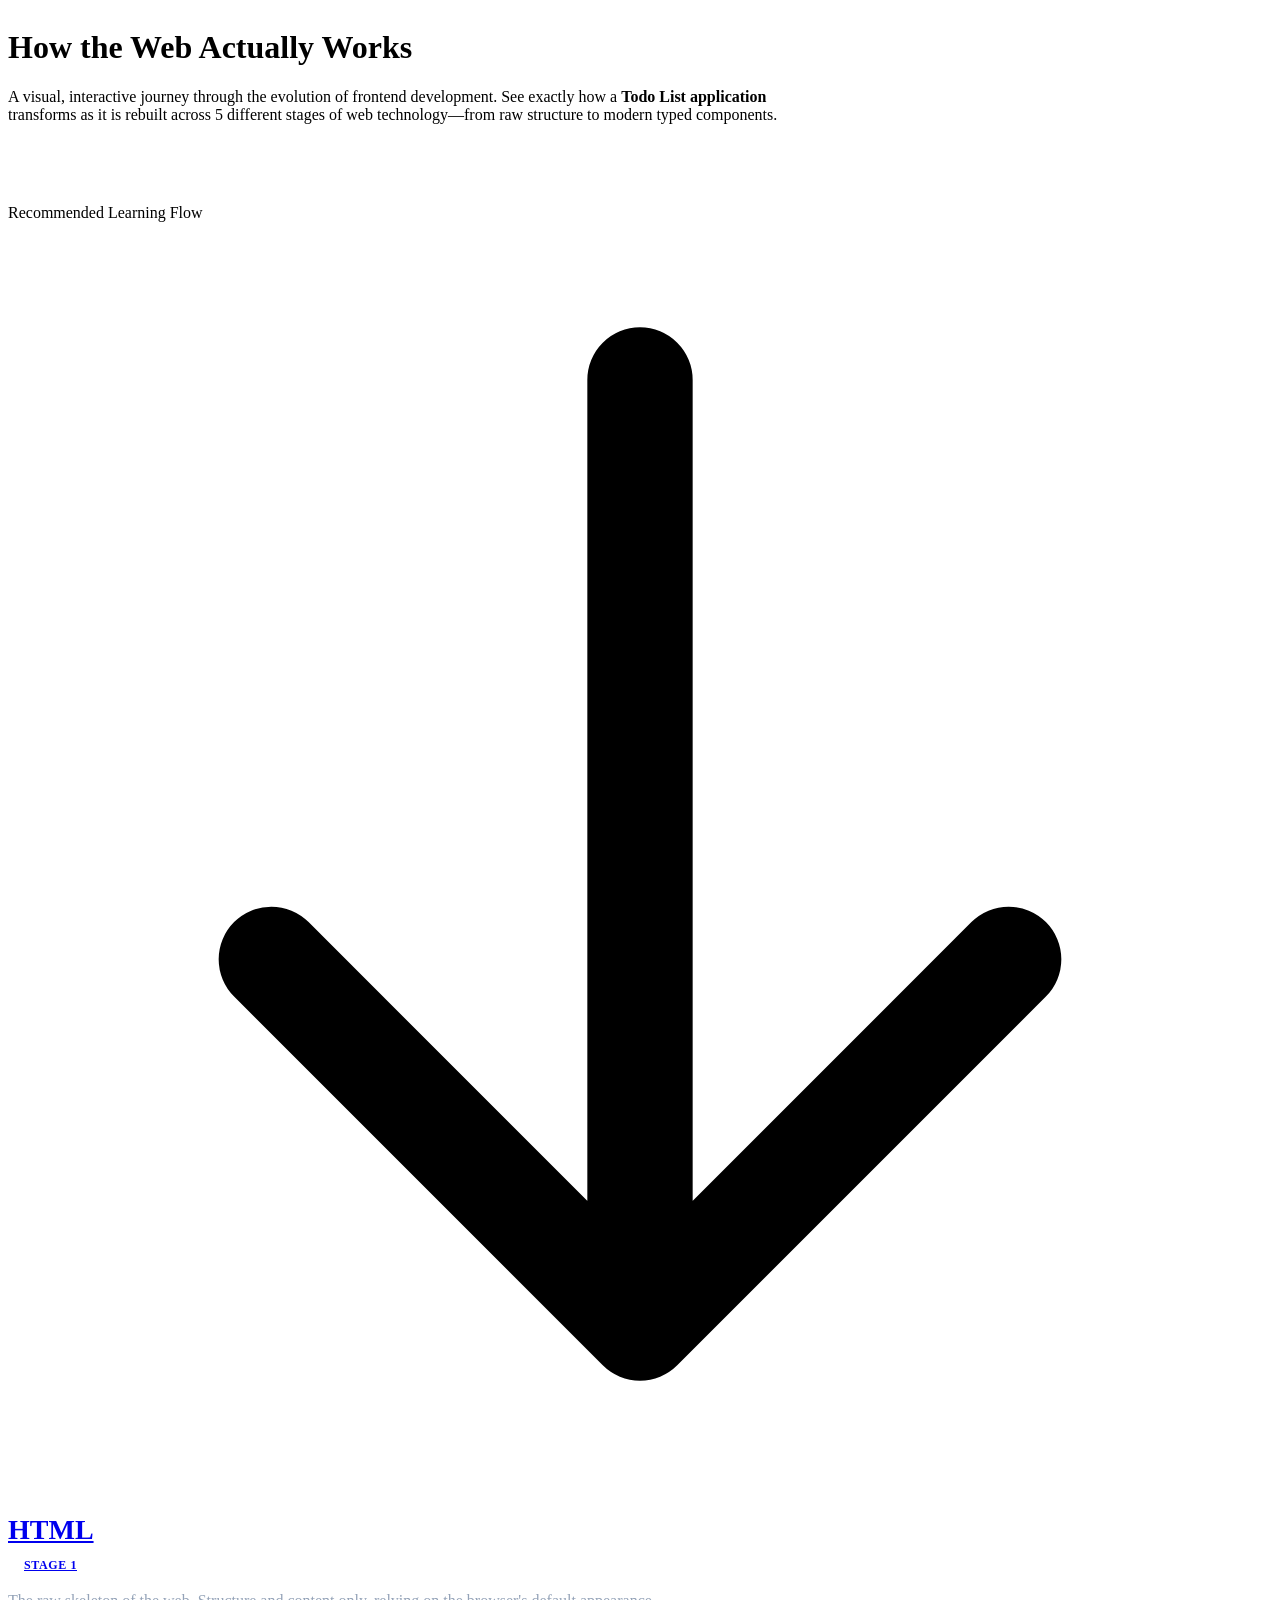
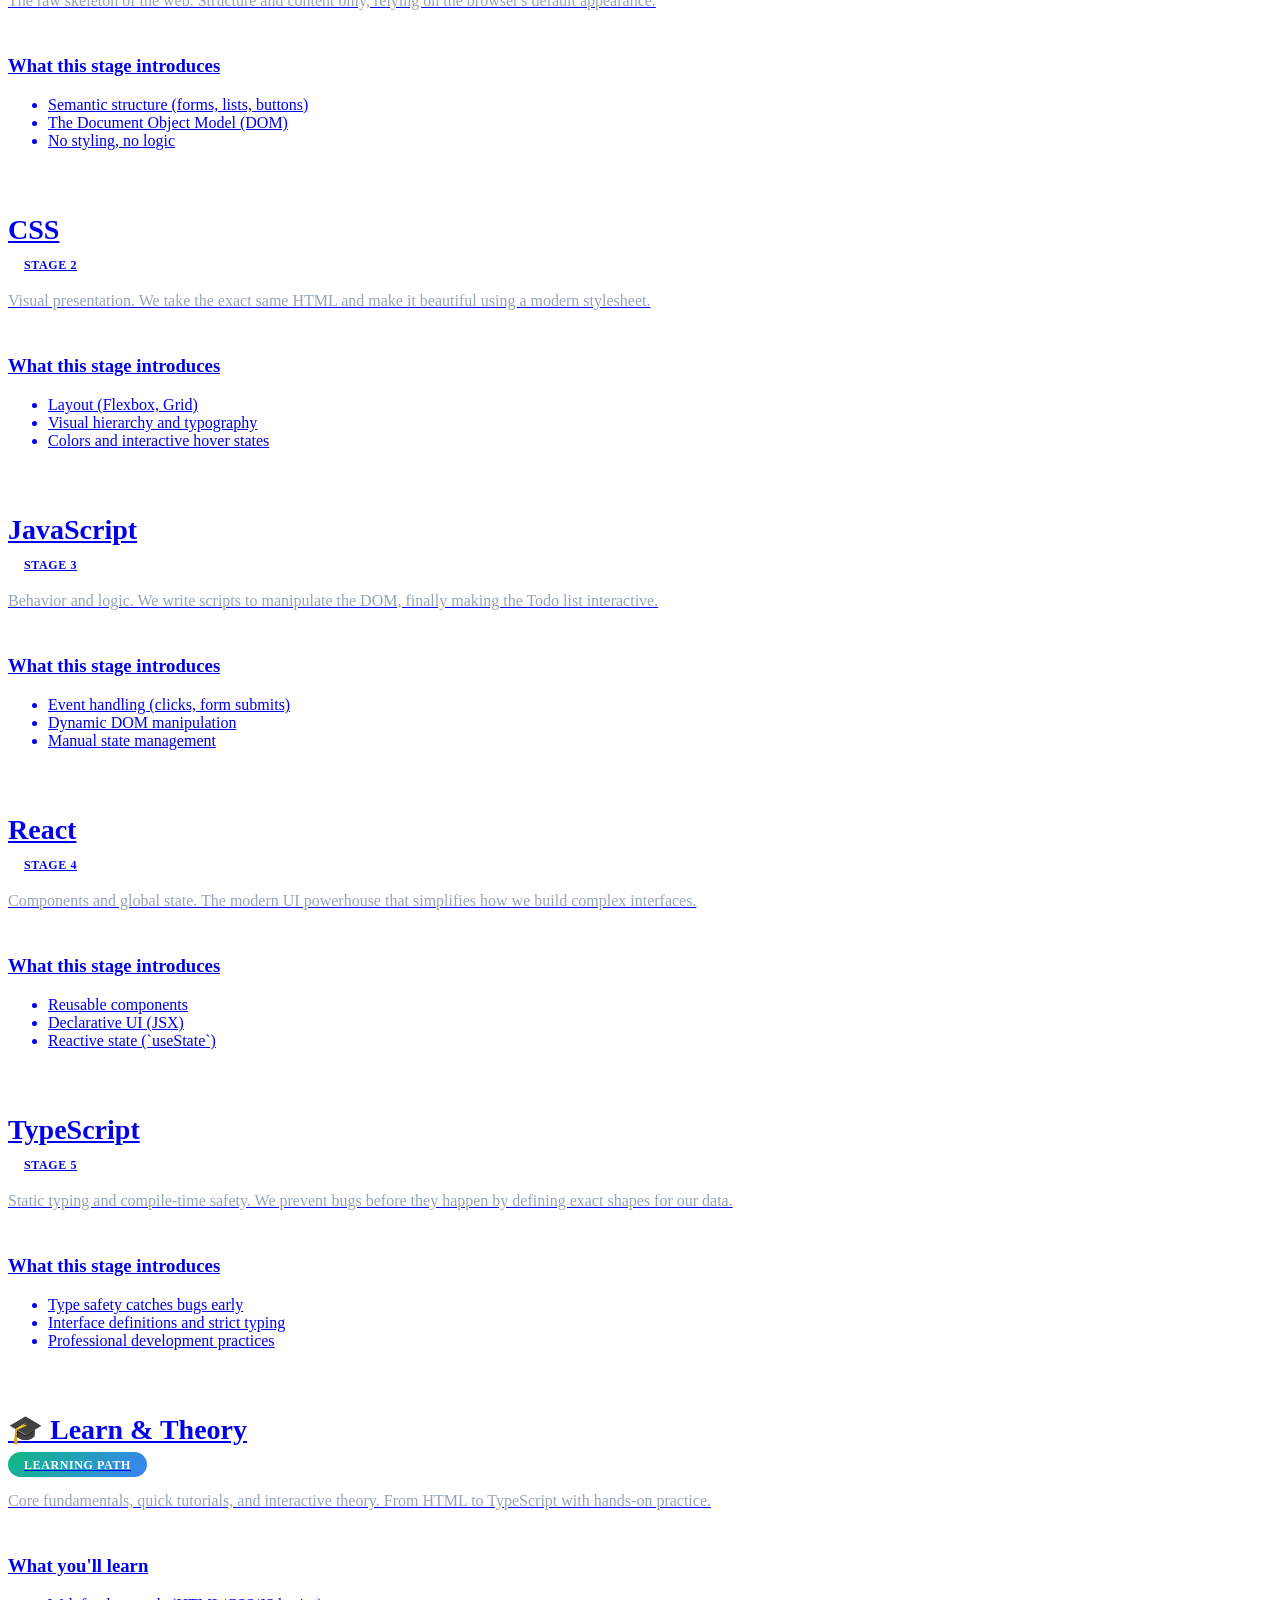
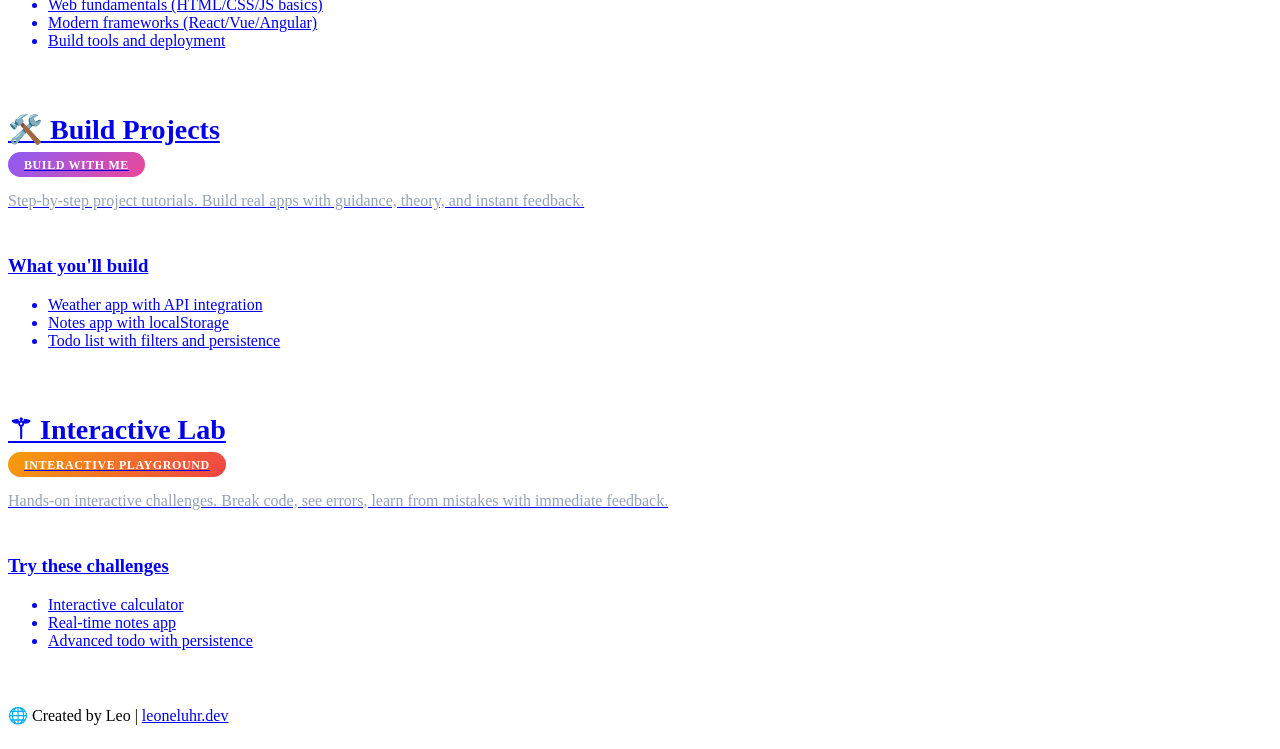
<file: index.html>
<!DOCTYPE html>
<html lang="en">
<head>
  <meta charset="UTF-8">
  <meta name="viewport" content="width=device-width, initial-scale=1.0">
  <title>How the Web Actually Works</title>
  <link href="https://fonts.googleapis.com/css2?family=Inter:wght@400;600;700;800&display=swap" rel="stylesheet">
  <link href="css/main.css" rel="stylesheet">
</head>
<body>

  <div class="hero-section">
    <h1>How the Web Actually Works</h1>
    
    <div class="concept-box">
      <p>A visual, interactive journey through the evolution of frontend development. See exactly how a <strong>Todo List application</strong> transforms as it is rebuilt across 5 different stages of web technology—from raw structure to modern typed components.</p>
    </div>
  </div>

  <div class="flow-indicator">
    <span>Recommended Learning Flow</span>
    <svg fill="none" stroke="currentColor" viewBox="0 0 24 24"><path stroke-linecap="round" stroke-linejoin="round" stroke-width="2" d="M19 14l-7 7m0 0l-7-7m7 7V3"></path></svg>
  </div>

  <div class="nav-grid">
    <!-- Stage 1 -->
    <a href="html/" class="nav-card html">
      <div class="card-header">
        <h2>HTML</h2>
        <span class="badge">Stage 1</span>
      </div>
      <p class="desc">The raw skeleton of the web. Structure and content only, relying on the browser's default appearance.</p>
      <div class="whats-new">
        <h3>What this stage introduces</h3>
        <ul>
          <li>Semantic structure (forms, lists, buttons)</li>
          <li>The Document Object Model (DOM)</li>
          <li>No styling, no logic</li>
        </ul>
      </div>
    </a>

    <!-- Stage 2 -->
    <a href="css/" class="nav-card css">
      <div class="card-header">
        <h2>CSS</h2>
        <span class="badge">Stage 2</span>
      </div>
      <p class="desc">Visual presentation. We take the exact same HTML and make it beautiful using a modern stylesheet.</p>
      <div class="whats-new">
        <h3>What this stage introduces</h3>
        <ul>
          <li>Layout (Flexbox, Grid)</li>
          <li>Visual hierarchy and typography</li>
          <li>Colors and interactive hover states</li>
        </ul>
      </div>
    </a>

    <!-- Stage 3 -->
    <a href="js/" class="nav-card js">
      <div class="card-header">
        <h2>JavaScript</h2>
        <span class="badge">Stage 3</span>
      </div>
      <p class="desc">Behavior and logic. We write scripts to manipulate the DOM, finally making the Todo list interactive.</p>
      <div class="whats-new">
        <h3>What this stage introduces</h3>
        <ul>
          <li>Event handling (clicks, form submits)</li>
          <li>Dynamic DOM manipulation</li>
          <li>Manual state management</li>
        </ul>
      </div>
    </a>

    <!-- Stage 4 -->
    <a href="react/" class="nav-card react">
      <div class="card-header">
        <h2>React</h2>
        <span class="badge">Stage 4</span>
      </div>
      <p class="desc">Components and global state. The modern UI powerhouse that simplifies how we build complex interfaces.</p>
      <div class="whats-new">
        <h3>What this stage introduces</h3>
        <ul>
          <li>Reusable components</li>
          <li>Declarative UI (JSX)</li>
          <li>Reactive state (`useState`)</li>
        </ul>
      </div>
    </a>

    <!-- Stage 5 -->
    <a href="typescript/" class="nav-card ts">
      <div class="card-header">
        <h2>TypeScript</h2>
        <span class="badge">Stage 5</span>
      </div>
      <p class="desc">Static typing and compile-time safety. We prevent bugs before they happen by defining exact shapes for our data.</p>
      <div class="whats-new">
        <h3>What this stage introduces</h3>
        <ul>
          <li>Type safety catches bugs early</li>
          <li>Interface definitions and strict typing</li>
          <li>Professional development practices</li>
        </ul>
      </div>
    </a>

    <!-- Learning Path -->
    <a href="learn/" class="nav-card learn-new">
      <div class="card-header">
        <h2>🎓 Learn & Theory</h2>
        <span class="badge">Learning Path</span>
      </div>
      <p class="desc">Core fundamentals, quick tutorials, and interactive theory. From HTML to TypeScript with hands-on practice.</p>
      <div class="whats-new">
        <h3>What you'll learn</h3>
        <ul>
          <li>Web fundamentals (HTML/CSS/JS basics)</li>
          <li>Modern frameworks (React/Vue/Angular)</li>
          <li>Build tools and deployment</li>
        </ul>
      </div>
    </a>

    <!-- Build Projects -->
    <a href="projects/" class="nav-card projects-new">
      <div class="card-header">
        <h2>🛠️ Build Projects</h2>
        <span class="badge">Build With Me</span>
      </div>
      <p class="desc">Step-by-step project tutorials. Build real apps with guidance, theory, and instant feedback.</p>
      <div class="whats-new">
        <h3>What you'll build</h3>
        <ul>
          <li>Weather app with API integration</li>
          <li>Notes app with localStorage</li>
          <li>Todo list with filters and persistence</li>
        </ul>
      </div>
    </a>

    <!-- Interactive Lab -->
    <a href="lab/" class="nav-card lab-new">
      <div class="card-header">
        <h2>⚚ Interactive Lab</h2>
        <span class="badge">Interactive Playground</span>
      </div>
      <p class="desc">Hands-on interactive challenges. Break code, see errors, learn from mistakes with immediate feedback.</p>
      <div class="whats-new">
        <h3>Try these challenges</h3>
        <ul>
          <li>Interactive calculator</li>
          <li>Real-time notes app</li>
          <li>Advanced todo with persistence</li>
        </ul>
      </div>
    </a>

  </div>

  <footer class="footer">
    <p>🌐 Created by Leo | <a href="https://leoneluhr.dev" target="_blank" rel="nofollow noopener">leoneluhr.dev</a></p>
  </footer>

</body>
</html>
</file>
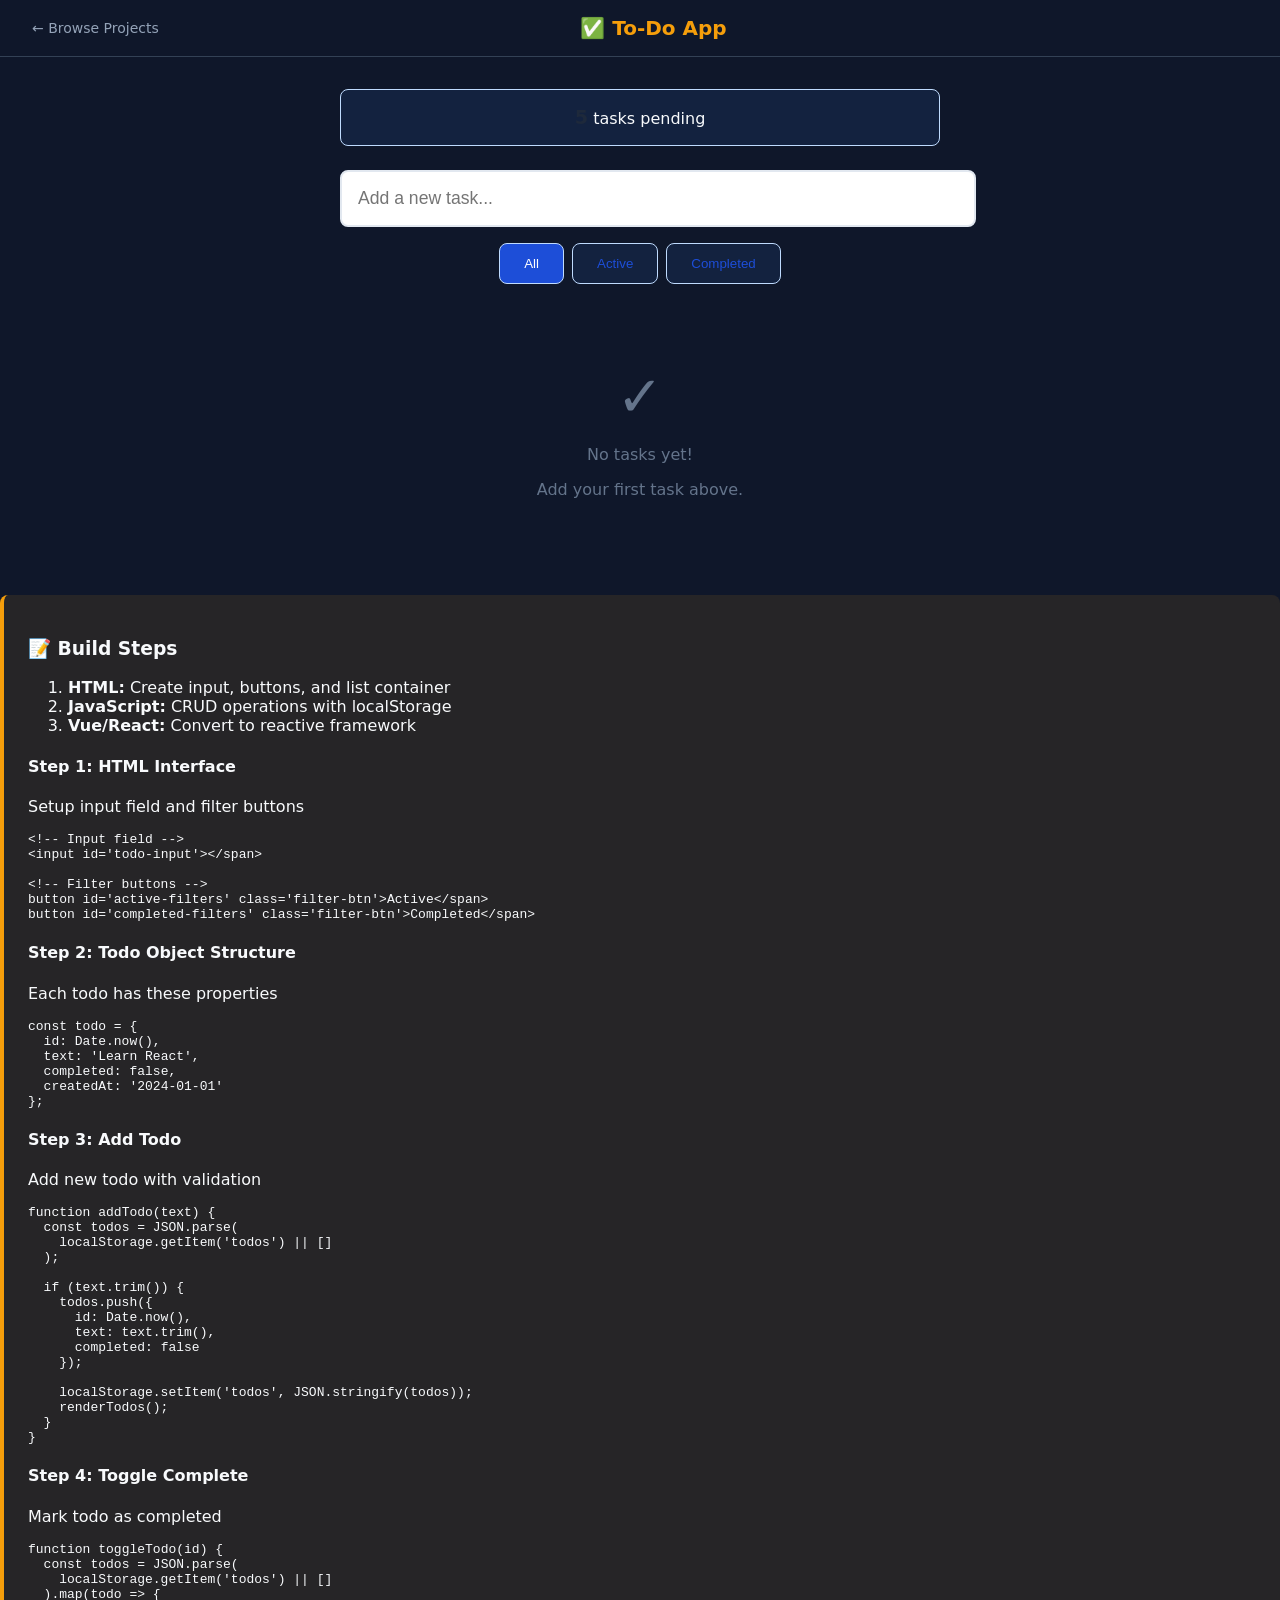
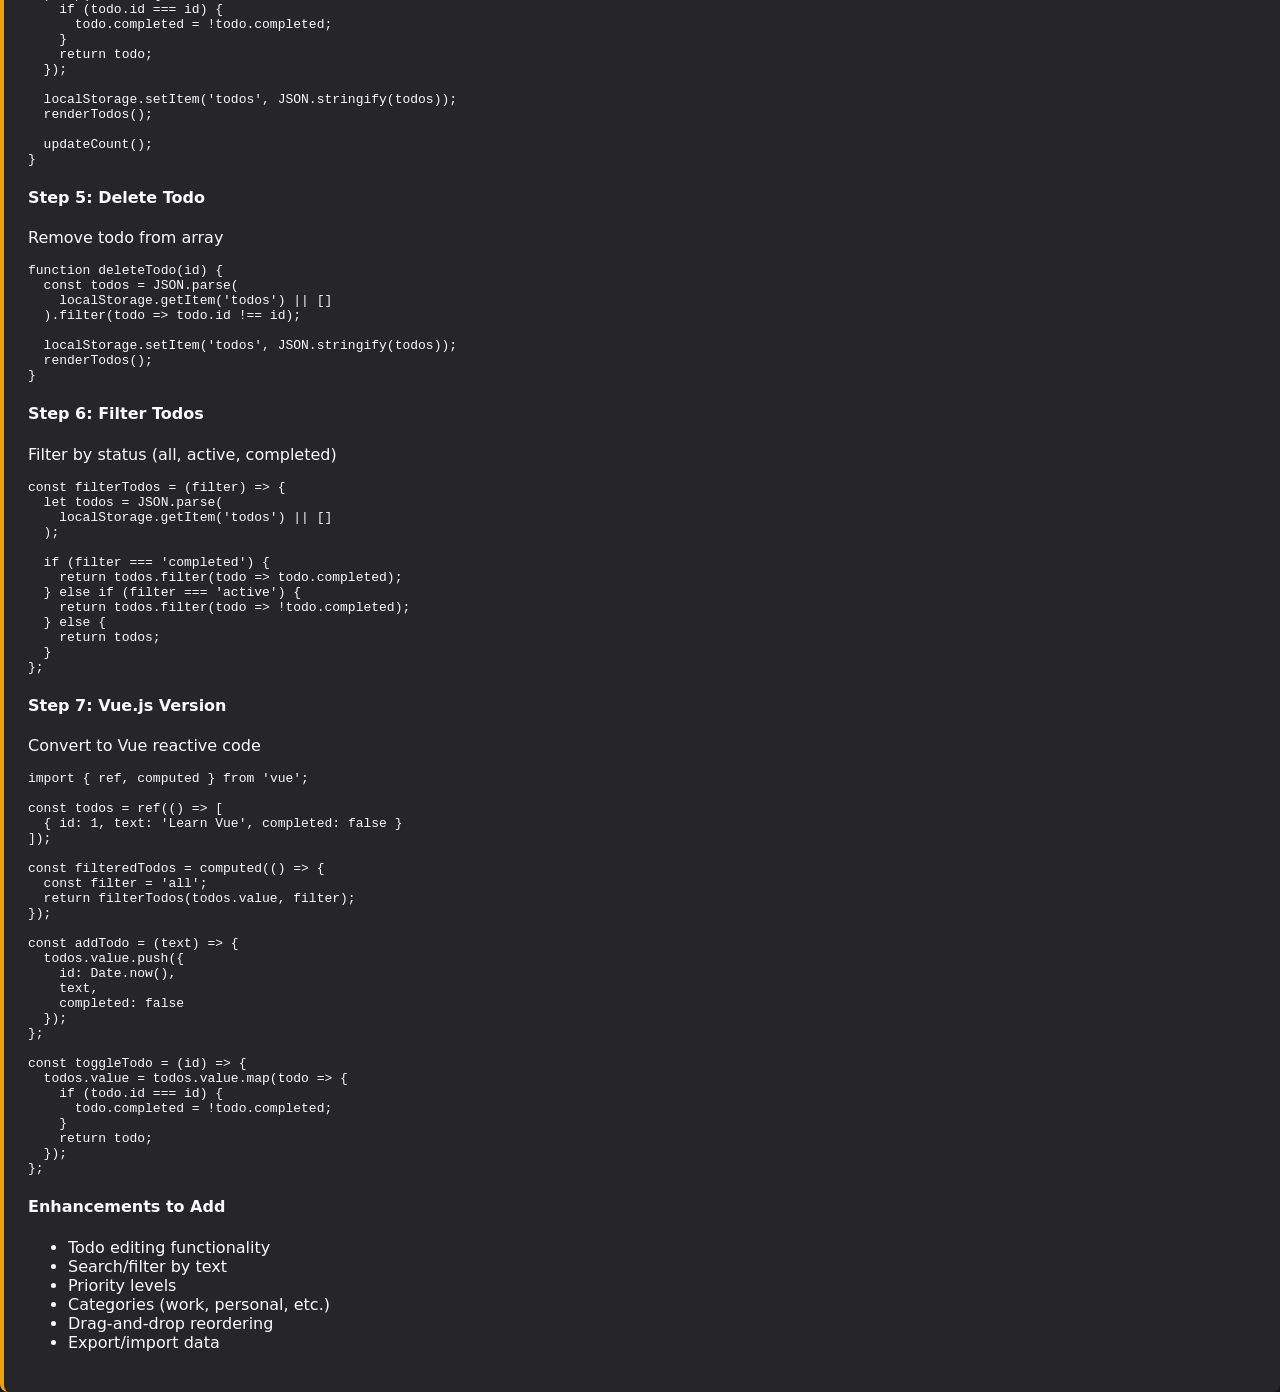
<file: advanced_todos/index.html>
<!DOCTYPE html>
<html lang="en">
<head>
  <meta charset="UTF-8">
  <meta name="viewport" content="width=device-width, initial-scale=1.0">
  <title>Advanced To-Do App</title>
  <link rel="stylesheet" href="../xray.css">
  <style>
    .todo-app {
      max-width: 600px;
      margin: 2rem auto;
    }
    
    .todo-header {
      text-align: center;
      margin-bottom: 2rem;
    }
    
    .todo-input {
      width: 100%;
      padding: 1rem;
      font-size: 1.1rem;
      border: 2px solid #e2e8f0;
      border-radius: 0.5rem;
      margin-bottom: 1rem;
    }
    
    .todo-filters {
      display: flex;
      justify-content: center;
      gap: 0.5rem;
      margin-bottom: 1.5rem;
    }
    
    .todo-filter-btn {
      padding: 0.75rem 1.5rem;
      background: rgba(59,130,246,0.1);
      border: 1px solid #bfdbfe;
      color: #1d4ed8;
      border-radius: 0.5rem;
      cursor: pointer;
      transition: all 0.2s ease;
    }
    
    .todo-filter-btn.active {
      background: #1d4ed8;
      color: white;
    }
    
    .todo-list {
      display: flex;
      flex-direction: column;
      gap: 0.75rem;
    }
    
    .todo-item {
      display: flex;
      align-items: center;
      padding: 1rem;
      background: linear-gradient(145deg, #e0e7ff, #e0f2fe);
      border: 2px solid #dbeafe;
      border-radius: 0.75rem;
      gap: 1rem;
      transition: transform 0.2s ease, box-shadow 0.2s ease;
    }
    
    .todo-item:hover {
      transform: translateX(5px);
      box-shadow: 0 4px 15px rgba(59,130,246,0.15);
    }
    
    .todo-checkbox {
      width: 22px;
      height: 22px;
      cursor: pointer;
      accent-color: #10b981;
    }
    
    .todo-text {
      flex: 1;
      transition: all 0.2s ease;
    }
    
    .todo-text.completed {
      text-decoration: line-through;
      color: #94a3b8;
    }
    
    .todo-btns {
      display: flex;
      gap: 0.5rem;
    }
    
    .todo-button {
      padding: 0.5rem 0.75rem;
      border: none;
      border-radius: 0.3rem;
      font-size: 0.85rem;
      cursor: pointer;
      transition: transform 0.2s ease;
    }
    
    .todo-button:hover {
      transform: translateY(-2px);
    }
    
    .todo-button.edit {
      background: linear-gradient(135deg, #f59e0b, #fbbf24);
      color: white;
    }
    
    .todo-button.delete {
      background: linear-gradient(135deg, #ef4444, #f87171);
      color: white;
    }
    
    .todo-editor {
      display: none;
    }
    
    .todo-editor textarea {
      width: 100%;
      padding: 0.75rem;
      border: 1px solid #cbd5e1;
      border-radius: 0.3rem;
      font-family: inherit;
    }
    
    .empty-state {
      text-align: center;
      padding: 3rem 2rem;
      color: #64748b;
    }
    
    .empty-icon {
      font-size: 3.5rem;
      display: block;
      margin-bottom: 1rem;
    }
    
    .stats-bar {
      background: rgba(59,130,246,0.1);
      border: 1px solid #bfdbfe;
      border-radius: 0.5rem;
      padding: 1rem;
      text-align: center;
      margin-bottom: 1.5rem;
    }
    
    .stats-number {
      font-size: 1.2rem;
      font-weight: 600;
      color: #1e293b;
    }
    
    .step-guide {
      background: rgba(245,158,11,0.1);
      border-left: 4px solid #f59e0b;
      border-radius: 0.5rem;
      padding: 1.5rem;
      margin-top: 2rem;
      text-align: left;
    }
  </style>
</head>
<body>
  <header class="xray-header">
    <a href="../index.html" class="back-link">← Browse Projects</a>
    <h1 style="color: #f59e0b;">✅ To-Do App</h1>
    <div style="width: 100px;"></div>
  </header>

  <section>
    <main>
      <div class="todo-app">
        <div class="todo-header">
          <div class="stats-bar">
            <span class="stats-number" id="todo-count">5</span> tasks pending
          </div>
          
          <div class="todo-edit-section">
            <input type="text" id="todo-input" class="todo-input" placeholder="Add a new task..." maxlength="100">
            <div class="todo-filters">
              <button id="all-filters" class="todo-filter-btn active">All</button>
              <button id="active-filters" class="todo-filter-btn">Active</button>
              <button id="completed-filters" class="todo-filter-btn">Completed</button>
            </div>
          </div>
        </div>

        <div id="todo-list" class="todo-list">
          <!-- Todo items will be rendered here -->
        </div>

        <div id="empty-state" class="empty-state">
          <span class="empty-icon">✓</span>
          <p>No tasks yet!</p>
          <p>Add your first task above.</p>
        </div>
      </div>

      <div class="step-guide">
        <h3>📝 Build Steps</h3>
        <ol>
          <li><strong>HTML:</strong> Create input, buttons, and list container</li>
          <li><strong>JavaScript:</strong> CRUD operations with localStorage</li>
          <li><strong>Vue/React:</strong> Convert to reactive framework</li>
        </ol>

        <div class="step-section">
          <h4>Step 1: HTML Interface</h4>
          <p>Setup input field and filter buttons</p>
          <pre><code><span class="code-comment">&lt;!-- Input field --&gt;</span>
<span class="code-comment">&lt;input</span> id=<span class="code-string">'todo-input'</span>&gt;&lt;/span&gt;

<span class="code-comment">&lt;!-- Filter buttons --&gt;</span>
<span class="code-keyword">button</span> id=<span class="code-string">'active-filters'</span> class=<span class="code-string">'filter-btn'</span>&gt;Active&lt;/span&gt;
<span class="code-keyword">button</span> id=<span class="code-string">'completed-filters'</span> class=<span class="code-string">'filter-btn'</span>&gt;Completed&lt;/span&gt;
</code></pre>
        </div>

        <div class="step-section">
          <h4>Step 2: Todo Object Structure</h4>
          <p>Each todo has these properties</p>
          <pre><code><span>const</span> todo = {
  id: Date.now(),
  text: <span class="code-string">'Learn React'</span>,
  completed: <span class="code-keyword">false</span>,
  createdAt: <span class="code-string">'2024-01-01'</span>
};
</code></pre>
        </div>

        <div class="step-section">
          <h4>Step 3: Add Todo</h4>
          <p>Add new todo with validation</p>
          <pre><code><span>function</span> addTodo(text) {
  <span>const</span> todos = JSON.parse(
    localStorage.getItem(<span class="code-string">'todos'</span>) || <span class="code-string">[]</span>
  );
  
  <span>if</span> (text.trim()) {
    todos.push({
      id: Date.now(),
      text: text.trim(),
      completed: <span class="code-keyword">false</span>
    });
    
    localStorage.setItem(<span class="code-string">'todos'</span>, JSON.stringify(todos));
    renderTodos();
  }
}
</code></pre>
        </div>

        <div class="step-section">
          <h4>Step 4: Toggle Complete</h4>
          <p>Mark todo as completed</p>
          <pre><code><span>function</span> toggleTodo(id) {
  <span>const</span> todos = JSON.parse(
    localStorage.getItem(<span class="code-string">'todos'</span>) || <span class="code-string">[]</span>
  ).map(todo =&gt; {
    <span>if</span> (todo.id === id) {
      todo.completed = !todo.completed;
    }
    <span>return</span> todo;
  });
  
  localStorage.setItem(<span class="code-string">'todos'</span>, JSON.stringify(todos));
  renderTodos();
  
  <span>updateCount</span>();
}
</code></pre>
        </div>

        <div class="step-section">
          <h4>Step 5: Delete Todo</h4>
          <p>Remove todo from array</p>
          <pre><code><span>function</span> deleteTodo(id) {
  <span>const</span> todos = JSON.parse(
    localStorage.getItem(<span class="code-string">'todos'</span>) || <span class="code-string">[]</span>
  ).filter(todo =&gt; todo.id !== id);
  
  localStorage.setItem(<span class="code-string">'todos'</span>, JSON.stringify(todos));
  renderTodos();
}
</code></pre>
        </div>

        <div class="step-section">
          <h4>Step 6: Filter Todos</h4>
          <p>Filter by status (all, active, completed)</p>
          <pre><code><span>const</span> filterTodos = (filter) =&gt; {
  <span>let</span> todos = JSON.parse(
    localStorage.getItem(<span class="code-string">'todos'</span>) || <span class="code-string">[]</span>
  );
  
  <span>if</span> (filter === <span class="code-string">'completed'</span>) {
    return todos.filter(todo =&gt; todo.completed);
  } <span>else if</span> (filter === <span class="code-string">'active'</span>) {
    return todos.filter(todo =&gt; !todo.completed);
  } <span>else</span> {
    <span>return</span> todos;
  }
};
</code></pre>
        </div>

        <div class="step-section">
          <h4>Step 7: Vue.js Version</h4>
          <p>Convert to Vue reactive code</p>
          <pre><code><span>import</span> { ref, computed } <span>from</span> <span class="code-string">'vue'</span>;

<span>const</span> todos = ref(() =&gt; [
  { id: 1, text: <span class="code-string">'Learn Vue'</span>, completed: <span class="code-keyword">false</span> }
]);

<span>const</span> filteredTodos = computed(() =&gt; {
  <span>const</span> filter = <span class="code-string">'all'</span>;
  <span>return</span> filterTodos(todos.value, filter);
});

<span>const</span> addTodo = (text) =&gt; {
  todos.value.push({
    id: Date.now(),
    text,
    completed: <span class="code-keyword">false</span>
  });
};

<span>const</span> toggleTodo = (id) =&gt; {
  todos.value = todos.value.map(todo =&gt; {
    <span>if</span> (todo.id === id) {
      todo.completed = !todo.completed;
    }
    <span>return</span> todo;
  });
};
</code></pre>
        </div>

        <div class="step-section">
          <h4>Enhancements to Add</h4>
          <ul>
            <li>Todo editing functionality</li>
            <li>Search/filter by text</li>
            <li>Priority levels</li>
            <li>Categories (work, personal, etc.)</li>
            <li>Drag-and-drop reordering</li>
            <li>Export/import data</li>
          </ul>
        </div>
      </div>
    </main>
  </section>
  
  <script>
    <span>const</span> todoApp = (() =&gt; {
      <span>const</span> todos = JSON.parse(
        localStorage.getItem(<span class="code-string">'todos'</span>) || <span class="code-string">[]</span>
      ).map(todo =&gt; ({...todo, createdAt: new Date().toISOString()}));
      
      <span>const</span> render = (filter) =&gt; {
        <span>const</span> list = document.getElementById(<span class="code-string">'todo-list'</span>);
        <span>const</span> filtered = todos.filter(todo =&gt; {
          <span>switch</span> (filter) {
            <span>case</span> <span class="code-string">'completed'</span>: <span>return</span> todo.completed;
            <span>case</span> active: <span>return</span> !todo.completed;
            <span>default</span>: <span>return</span> <span class="code-keyword">true</span>;
          }
        });
        
        <span>const</span> empty = document.getElementById(<span class="code-string">'empty-state'</span>);
        <span>const</span> list = document.getElementById(<span class="code-string">'todo-list'</span>);
        <span>const</span> count = document.getElementById(<span class="code-string">'todo-count'</span>);
        
        <span>if</span> (filtered.length === 0) {
          empty.style.display = <span class="code-string">'block'</span>;
          list.innerHTML = <span class="code-string">''</span>;
        } <span>else</span> {
          empty.style.display = <span class="code-string">'none'</span>;
          list.innerHTML = filtered.map(todo =&gt; (
            <span class="code-string">&lt;div&gt;
              &lt;input type="checkbox" class="todo-checkbox" 
                    checked="${todo.completed}" 
                    onclick="todoApp.toggleTodo(todo.id)"&gt;
              &lt;span class="todo-text ${todo.completed ? 'completed' : ''}" 
                    ondblclick="todoApp.showTodoEditor(todo)"&gt;
                ${todo.text}
              &lt;/span&gt;
              &lt;div class="todo-btns"&gt;
                &lt;button class="todo-button edit"&gt;Edit&lt;/button&gt;
                &lt;button class="todo-button delete"&gt;Delete&lt;/button&gt;
              &lt;/div&gt;
            &lt;/div&gt;
          )).join(<span class="code-string">' '</span>);
        }
        
        count.textContent = filtered.filter(t =&gt; !t.completed).length;
      };
      
      <span>const</span> toggleTodo = (id) =&gt; {
        todos.map(todo =&gt; {
          <span>if</span> (todo.id === id) {
            todo.completed = !todo.completed;
          }
          <span>return</span> todo;
        });
        
        localStorage.setItem(<span class="code-string">'todos'</span>, JSON.stringify(todos));
        render(<span class="code-string">'all'</span>);
      };
      
      <span>const</span> deleteTodo = (id) =&gt; {
        todos = todos.filter(todo =&gt; todo.id !== id);
        localStorage.setItem(<span class="code-string">'todos'</span>, JSON.stringify(todos));
        render(<span class="code-string">'all'</span>);
      };
      
      <span>const</span> saveTodo = (text) =&gt; {
        <span>const</span> index = todos.findIndex(todo =&gt; todo.text === text);
        <span>if</span> (text) {
          todos.splice(index, 1, {text});
        }
        
        localStorage.setItem(<span class="code-string">'todos'</span>, JSON.stringify(todos));
        render(<span class="code-string">'all'</span>);
      };
      
      <span>const</span> showTodoEditor = (todo) =&gt; {
        <span>const</span> todoElement = document.getElementById(`todo_${todo.id}`);
        <span>const</span> inputElement = todoElement.querySelector('input');
        
        inputElement.value = todo.text;
        inputElement.style.display = <span class="code-string">'block'</span>;
      }
      
      <span>document</span>.getElementById(<span class="code-string">'save-btn'</span>).onclick = saveTodo;
      <span>document</span>.getElementById(<span class="code-string">'add-todo-btn'</span>).onclick = addTodo;
      <span>document</span>.addEventListener(<span class="code-string">'keydown'</span>, e =&gt; {
        <span>if</span> (e.key === <span class="code-string">'Enter'</span>) {
          addTodo(<span id="todo-input"></span>);
        }
      });
      
      render(<span class="code-string">'all'</span>);
    })();
  </script>
</body>
</html>
</file>
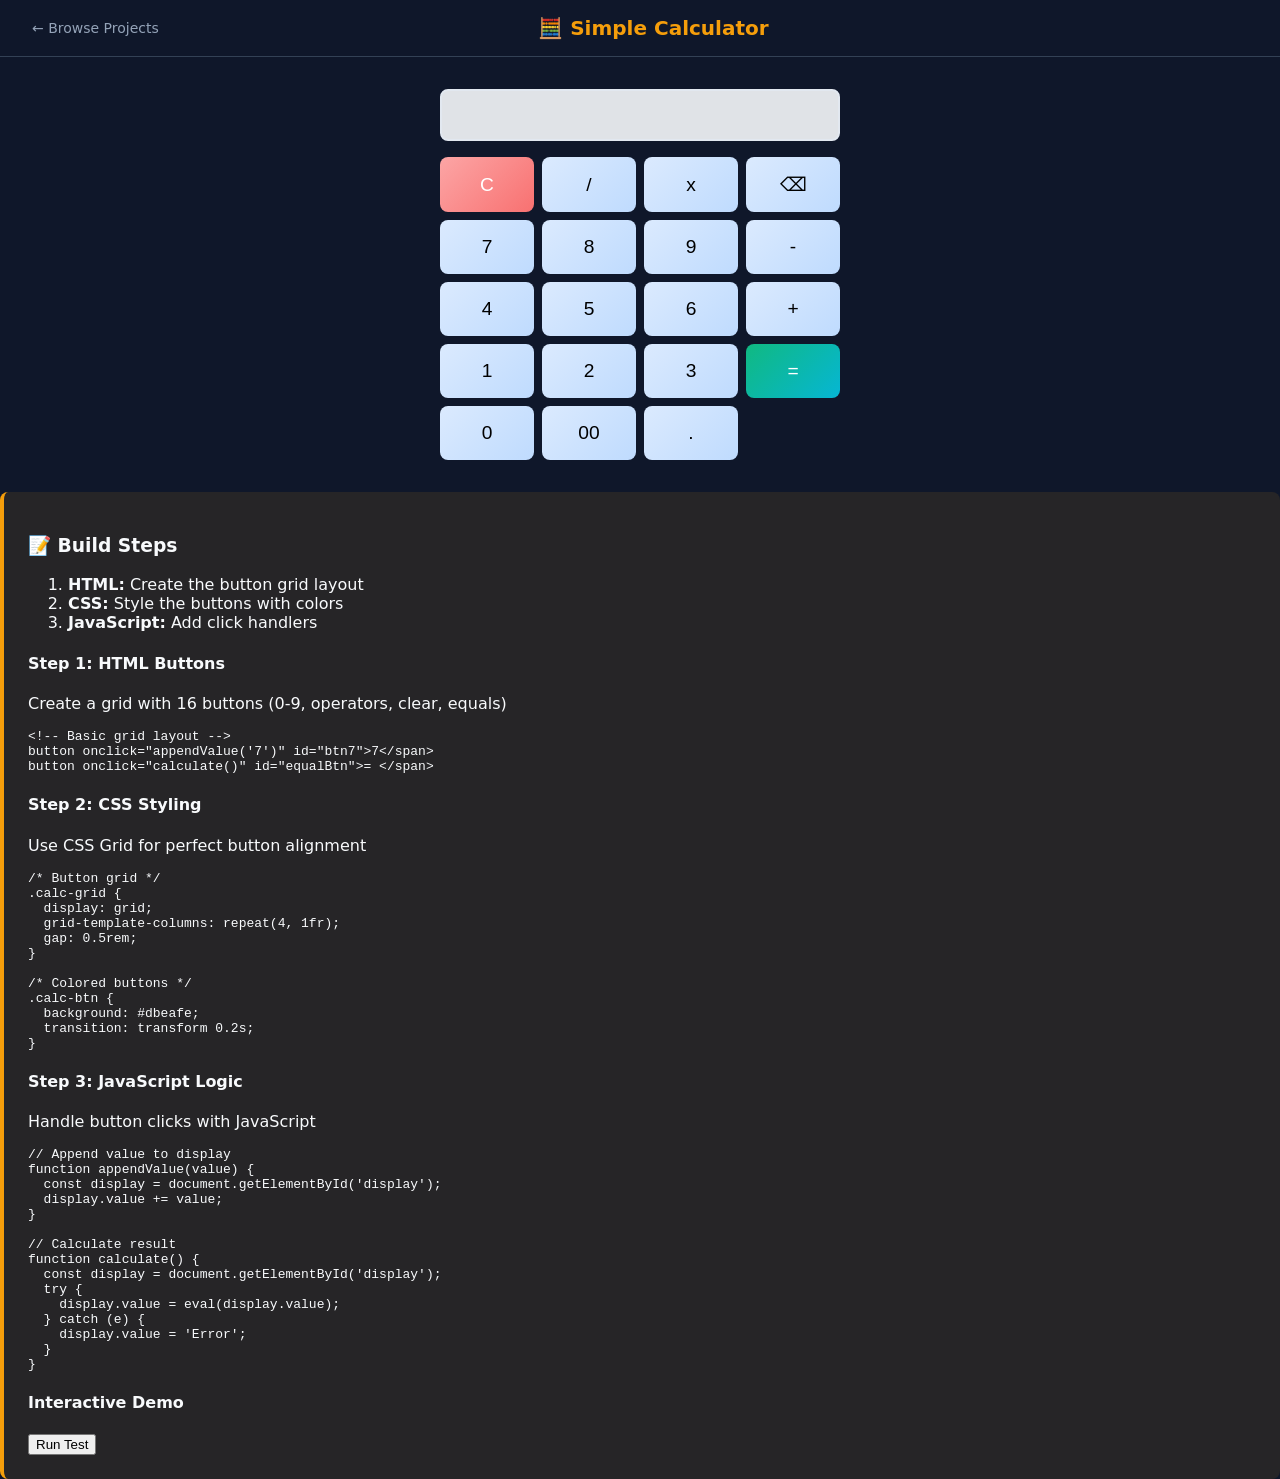
<file: calculator/index.html>
<!DOCTYPE html>
<html lang="en">
<head>
  <meta charset="UTF-8">
  <meta name="viewport" content="width=device-width, initial-scale=1.0">
  <title>Simple Calculator</title>
  <link rel="stylesheet" href="../xray.css">
  <style>
    .calculator-app {
      max-width: 400px;
      margin: 2rem auto;
    }
    
    .calc-display {
      background: rgba(248,250,252,0.9);
      border: 2px solid #e2e8f0;
      border-radius: 0.5rem;
      padding: 1.5rem;
      text-align: right;
      margin-bottom: 1rem;
      font-size: 2rem;
      font-weight: 600;
      color: #1e293b;
    }
    
    .calc-grid {
      display: grid;
      grid-template-columns: repeat(4, 1fr);
      gap: 0.5rem;
    }
    
    .calc-btn {
      background: linear-gradient(135deg, #dbeafe, #bfdbfe);
      border: none;
      border-radius: 0.5rem;
      padding: 1rem;
      font-size: 1.2rem;
      cursor: pointer;
      transition: transform 0.2s ease, box-shadow 0.2s ease;
    }
    
    .calc-btn:hover {
      transform: translateY(-2px);
      box-shadow: 0 4px 12px rgba(59,130,246,0.2);
    }
    
    .calc-btn:active {
      transform: translateY(0);
    }
    
    .calc-btn.equal {
      background: linear-gradient(135deg, #10b981, #06b6d4);
      color: white;
    }
    
    .calc-btn.clear {
      background: linear-gradient(135deg, #fca5a5, #f87171);
      color: white;
    }
    
    .step-guide {
      background: rgba(245,158,11,0.1);
      border-left: 4px solid #f59e0b;
      border-radius: 0.5rem;
      padding: 1.5rem;
      margin-top: 2rem;
    }
  </style>
</head>
<body>
  <header class="xray-header">
    <a href="../index.html" class="back-link">← Browse Projects</a>
    <h1 style="color: #f59e0b;">🧮 Simple Calculator</h1>
    <div style="width: 100px;"></div>
  </header>

  <section>
    <main>
      <div class="calculator-app">
        <div id="display" class="calc-display">
          <!-- Display updates here -->
        </div>

        <div class="calc-grid">
          <!-- Row 1 -->
          <button class="calc-btn clear" onclick="clearDisplay()">C</button>
          <button class="calc-btn" onclick="appendValue('/')">/</button>
          <button class="calc-btn" onclick="appendValue('*')">x</button>
          <button class="calc-btn" onclick="deleteLast()">⌫</button>

          <!-- Row 2 -->
          <button class="calc-btn" onclick="appendValue('7')">7</button>
          <button class="calc-btn" onclick="appendValue('8')">8</button>
          <button class="calc-btn" onclick="appendValue('9')">9</button>
          <button class="calc-btn" onclick="appendValue('-')">-</button>

          <!-- Row 3 -->
          <button class="calc-btn" onclick="appendValue('4')">4</button>
          <button class="calc-btn" onclick="appendValue('5')">5</button>
          <button class="calc-btn" onclick="appendValue('6')">6</button>
          <button class="calc-btn" onclick="appendValue('+')">+</button>

          <!-- Row 4 -->
          <button class="calc-btn" onclick="appendValue('1')">1</button>
          <button class="calc-btn" onclick="appendValue('2')">2</button>
          <button class="calc-btn" onclick="appendValue('3')">3</button>
          <button class="calc-btn equal" onclick="calculate()">=</button>

          <!-- Row 5 -->
          <button class="calc-btn" onclick="appendValue('0')">0</button>
          <button class="calc-btn" onclick="appendValue('00')">00</button>
          <button class="calc-btn" onclick="appendValue('.')">.</button>
          <div></div>
        </div>
      </div>

      <div class="step-guide">
        <h3>📝 Build Steps</h3>
        <ol>
          <li><strong>HTML:</strong> Create the button grid layout</li>
          <li><strong>CSS:</strong> Style the buttons with colors</li>
          <li><strong>JavaScript:</strong> Add click handlers</li>
        </ol>

        <div class="step-section">
          <h4>Step 1: HTML Buttons</h4>
          <p>Create a grid with 16 buttons (0-9, operators, clear, equals)</p>
          <pre><code><span class="code-comment">&lt;!-- Basic grid layout --&gt;</span>
<span class="code-keyword">button</span> onclick=<span class="code-string">"appendValue('7')" id="btn7"</span>&gt;7&lt;/span&gt;
<span class="code-keyword">button</span> onclick=<span class="code-string">"calculate()" id="equalBtn"</span>&gt;= &lt;/span&gt;
</code></pre>
        </div>

        <div class="step-section">
          <h4>Step 2: CSS Styling</h4>
          <p>Use CSS Grid for perfect button alignment</p>
          <pre><code><span class="code-comment">/* Button grid */</span>
.calc-grid {
  display: grid;
  grid-template-columns: repeat(4, 1fr);
  gap: 0.5rem;
}

<span class="code-comment">/* Colored buttons */</span>
.calc-btn {
  background: #dbeafe;
  transition: transform 0.2s;
}
</code></pre>
        </div>

        <div class="step-section">
          <h4>Step 3: JavaScript Logic</h4>
          <p>Handle button clicks with JavaScript</p>
          <pre><code><span class="code-comment">// Append value to display</span>
<span class="code-keyword">function</span> appendValue(value) {
  <span class="code-keyword">const</span> display = document.getElementById(<span class="code-string">'display'</span>);
  display.value += value;
}

<span class="code-comment">// Calculate result</span>
<span class="code-keyword">function</span> calculate() {
  <span class="code-keyword">const</span> display = document.getElementById(<span class="code-string">'display'</span>);
  <span class="code-keyword">try</span> {
    display.value = eval(display.value);
  } <span class="code-keyword">catch</span> (e) {
    display.value = <span class="code-string">'Error'</span>;
  }
}
</code></pre>
        </div>

        <div class="step-section">
          <h4>Interactive Demo</h4>
          <button id="runTestBtn" class="test-btn">Run Test</button>
          <div id="testResults"></div>
        </div>
      </div>
    </main>
  </section>

  <script>
    <span>function</span> appendValue(value) {
      <span>const</span> display = document.getElementById(<span class="code-string">'display'</span>);
      display.value += value;
    }

    <span>function</span> clearDisplay() {
      document.getElementById(<span class="code-string">'display'</span>).value = <span class="code-string">''</span>;
    }

    <span>function</span> calculate() {
      <span>const</span> display = document.getElementById(<span class="code-string">'display'</span>);
      <span>try</span> {
        display.value = eval(display.value);
        <span class="code-comment">// Format result</span>
        display.value = display.value.replace(/(\d)(\d{3})/g, '$1,$2');
      } <span>catch</span> (e) {
        display.value = <span class="code-string">'Error'</span>;
      }
    }

    <span>function</span> deleteLast() {
      <span>const</span> display = document.getElementById(<span class="code-string">'display'</span>);
      display.value = display.value.slice(0, -1);
    }

    <span>function</span> runTests() {
      <span>const</span> results = document.getElementById(<span class="code-string">'testResults'</span>);
      results.innerHTML = <span class="code-string">`
        <h4>Test Cases:</h4>
        <div class="test-item">
          <span class="test-code">5 + 3</span>
          <span class="test-result">8</span>
        </div>
        <div class="test-item">
          <span class="test-code">10 * 5</span>
          <span class="test-result">50</span>
        </div>
        <div class="test-item">
          <span class="test-code">20 / 4</span>
          <span class="test-result">5</span>
        </div>
        <div class="test-item">
          <span class="test-code">10 + 5 *</span>
          <span class="test-result">[Error: incomplete]</span>
        </div>
        <h4 style="color: #10b981;">✅ All tests passed!</h4>
      `
      }

    <span>document</span>.getElementById(<span class="code-string">'runTestBtn'</span>).onclick = runTests;
    runTests().
  </script>
</body>
</html>
</file>
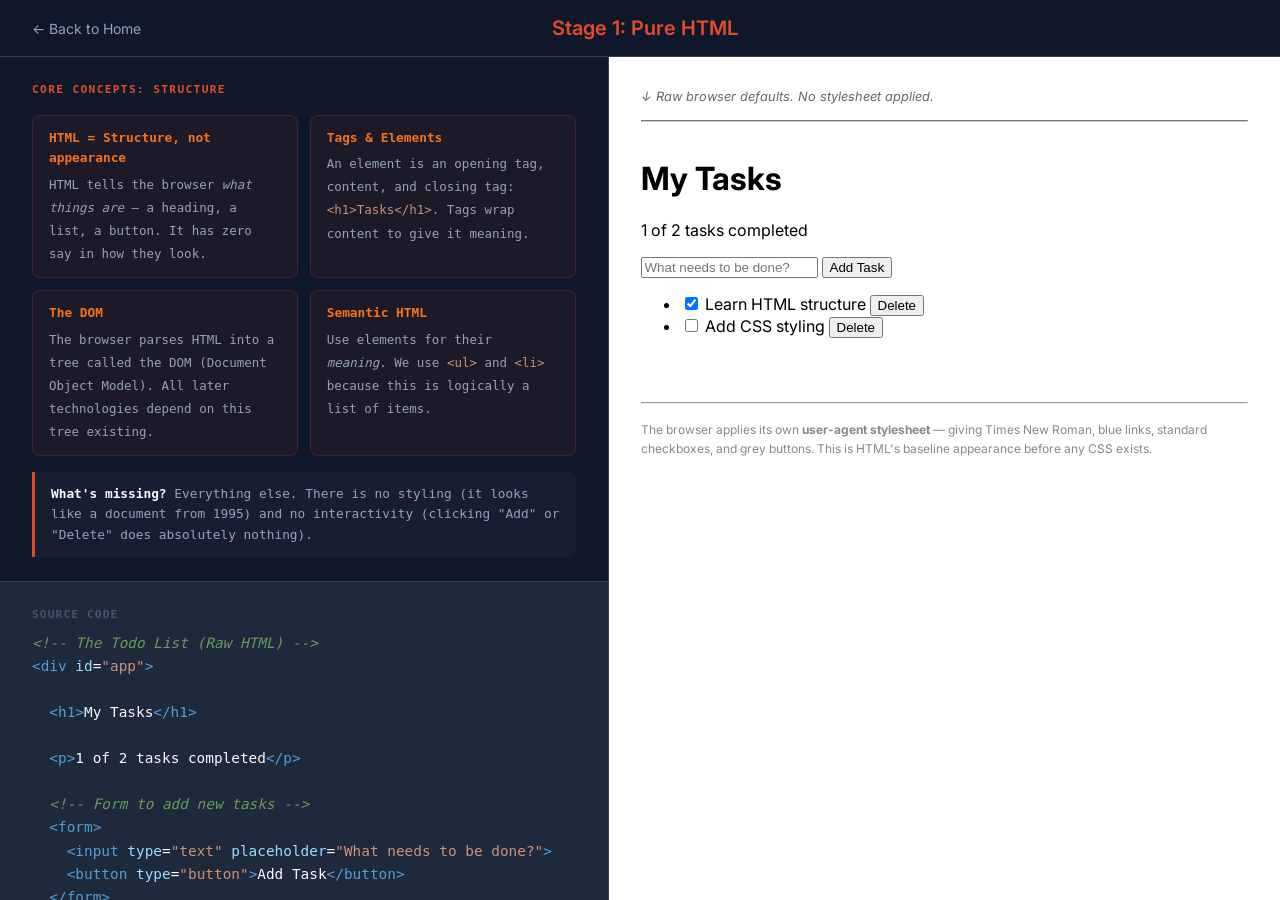
<file: html/index.html>
<!DOCTYPE html>
<html lang="en">
<head>
  <meta charset="UTF-8">
  <meta name="viewport" content="width=device-width, initial-scale=1.0">
  <title>Stage 1: HTML — How the Web Works</title>
  <link rel="stylesheet" href="../xray.css">
  <link href="https://fonts.googleapis.com/css2?family=Inter:wght@400;600;800&display=swap" rel="stylesheet">
  <style>
    .concepts-panel {
      padding: 1.5rem 2rem;
      border-bottom: 1px solid #334155;
      background: #0f172a;
    }
    .concepts-title {
      font-size: 0.7rem;
      font-weight: 700;
      letter-spacing: 0.12em;
      text-transform: uppercase;
      color: #e34c26;
      margin: 0 0 1rem 0;
    }
    .concept-list {
      display: grid;
      grid-template-columns: 1fr 1fr;
      gap: 0.75rem;
      margin: 0;
      padding: 0;
      list-style: none;
    }
    .concept-item {
      background: rgba(227, 76, 38, 0.06);
      border: 1px solid rgba(227, 76, 38, 0.2);
      border-radius: 0.5rem;
      padding: 0.75rem 1rem;
    }
    .concept-item strong {
      display: block;
      font-size: 0.8rem;
      color: #f97316;
      margin-bottom: 0.25rem;
    }
    .concept-item span {
      font-size: 0.78rem;
      color: #94a3b8;
      line-height: 1.5;
    }
    .insight-box {
      margin-top: 1rem;
      padding: 0.75rem 1rem;
      background: rgba(255, 255, 255, 0.03);
      border-left: 3px solid #e34c26;
      border-radius: 0 0.5rem 0.5rem 0;
      font-size: 0.8rem;
      color: #94a3b8;
      line-height: 1.6;
    }
    .insight-box strong { color: #f8fafc; }
    .code-section-label {
      font-size: 0.7rem;
      font-weight: 700;
      letter-spacing: 0.1em;
      text-transform: uppercase;
      color: #475569;
      padding: 1.5rem 2rem 0.5rem;
    }
  </style>
</head>
<body>
  <header class="xray-header">
    <a href="../" class="back-link">← Back to Home</a>
    <h1 style="color: #e34c26;">Stage 1: Pure HTML</h1>
    <div style="width: 100px;"></div>
  </header>

  <div class="split-layout">
    <div class="code-panel" style="display:flex; flex-direction:column; padding:0; overflow-y:auto;">

      <!-- CONCEPTS -->
      <div class="concepts-panel">
        <p class="concepts-title">Core Concepts: Structure</p>
        <ul class="concept-list">
          <li class="concept-item">
            <strong>HTML = Structure, not appearance</strong>
            <span>HTML tells the browser <em>what things are</em> — a heading, a list, a button. It has zero say in how they look.</span>
          </li>
          <li class="concept-item">
            <strong>Tags & Elements</strong>
            <span>An element is an opening tag, content, and closing tag: <code style="color:#ce9178">&lt;h1&gt;Tasks&lt;/h1&gt;</code>. Tags wrap content to give it meaning.</span>
          </li>
          <li class="concept-item">
            <strong>The DOM</strong>
            <span>The browser parses HTML into a tree called the DOM (Document Object Model). All later technologies depend on this tree existing.</span>
          </li>
          <li class="concept-item">
            <strong>Semantic HTML</strong>
            <span>Use elements for their <em>meaning</em>. We use <code style="color:#ce9178">&lt;ul&gt;</code> and <code style="color:#ce9178">&lt;li&gt;</code> because this is logically a list of items.</span>
          </li>
        </ul>
        <div class="insight-box">
          <strong>What's missing?</strong> Everything else. There is no styling (it looks like a document from 1995) and no interactivity (clicking "Add" or "Delete" does absolutely nothing).
        </div>
      </div>

      <!-- CODE -->
      <div class="code-section-label">Source Code</div>
      <div style="padding: 0 2rem 2rem; flex:1;">
        <pre><code><span class="token comment">&lt;!-- The Todo List (Raw HTML) --&gt;</span>
<span class="token tag">&lt;div</span> <span class="token attr">id</span>=<span class="token string">"app"</span><span class="token tag">&gt;</span>

  <span class="token tag">&lt;h1&gt;</span>My Tasks<span class="token tag">&lt;/h1&gt;</span>
  
  <span class="token tag">&lt;p&gt;</span>1 of 2 tasks completed<span class="token tag">&lt;/p&gt;</span>

  <span class="token comment">&lt;!-- Form to add new tasks --&gt;</span>
  <span class="token tag">&lt;form&gt;</span>
    <span class="token tag">&lt;input</span> <span class="token attr">type</span>=<span class="token string">"text"</span> <span class="token attr">placeholder</span>=<span class="token string">"What needs to be done?"</span><span class="token tag">&gt;</span>
    <span class="token tag">&lt;button</span> <span class="token attr">type</span>=<span class="token string">"button"</span><span class="token tag">&gt;</span>Add Task<span class="token tag">&lt;/button&gt;</span>
  <span class="token tag">&lt;/form&gt;</span>

  <span class="token comment">&lt;!-- Unordered list for our tasks --&gt;</span>
  <span class="token tag">&lt;ul&gt;</span>
    <span class="token comment">&lt;!-- List items --&gt;</span>
    <span class="token tag">&lt;li&gt;</span>
      <span class="token tag">&lt;input</span> <span class="token attr">type</span>=<span class="token string">"checkbox"</span> <span class="token attr">checked</span><span class="token tag">&gt;</span>
      <span class="token tag">&lt;span&gt;</span>Learn HTML structure<span class="token tag">&lt;/span&gt;</span>
      <span class="token tag">&lt;button&gt;</span>Delete<span class="token tag">&lt;/button&gt;</span>
    <span class="token tag">&lt;/li&gt;</span>
    
    <span class="token tag">&lt;li&gt;</span>
      <span class="token tag">&lt;input</span> <span class="token attr">type</span>=<span class="token string">"checkbox"</span><span class="token tag">&gt;</span>
      <span class="token tag">&lt;span&gt;</span>Add CSS styling<span class="token tag">&lt;/span&gt;</span>
      <span class="token tag">&lt;button&gt;</span>Delete<span class="token tag">&lt;/button&gt;</span>
    <span class="token tag">&lt;/li&gt;</span>
  <span class="token tag">&lt;/ul&gt;</span>

<span class="token tag">&lt;/div&gt;</span></code></pre>
      </div>
    </div>

    <div class="preview-panel" style="display:flex; flex-direction:column; gap:1rem; padding:2rem; background: #fff; color:#000;">
      <p style="margin:0; font-size:0.8rem; color:#666; font-style:italic; font-family:'Inter',sans-serif;">
        ↓ Raw browser defaults. No stylesheet applied.
      </p>
      <hr style="border-color:#ccc; margin:0;">

      <!-- The exact component — pure HTML, browser defaults -->
      <div id="app">
        <h1>My Tasks</h1>
        <p>1 of 2 tasks completed</p>

        <form>
          <input type="text" placeholder="What needs to be done?">
          <button type="button">Add Task</button>
        </form>

        <ul>
          <li>
            <input type="checkbox" checked>
            <span>Learn HTML structure</span>
            <button>Delete</button>
          </li>
          <li>
            <input type="checkbox">
            <span>Add CSS styling</span>
            <button>Delete</button>
          </li>
        </ul>
      </div>

      <hr style="border-color:#eee; margin:2rem 0 0;">
      <p style="margin:0; font-size:0.75rem; color:#888; font-family:'Inter',sans-serif; line-height:1.6;">
        The browser applies its own <strong>user-agent stylesheet</strong> — giving Times New Roman, blue links, standard checkboxes, and grey buttons. This is HTML's baseline appearance before any CSS exists.
      </p>
    </div>
  </div>
</body>
</html>
</file>
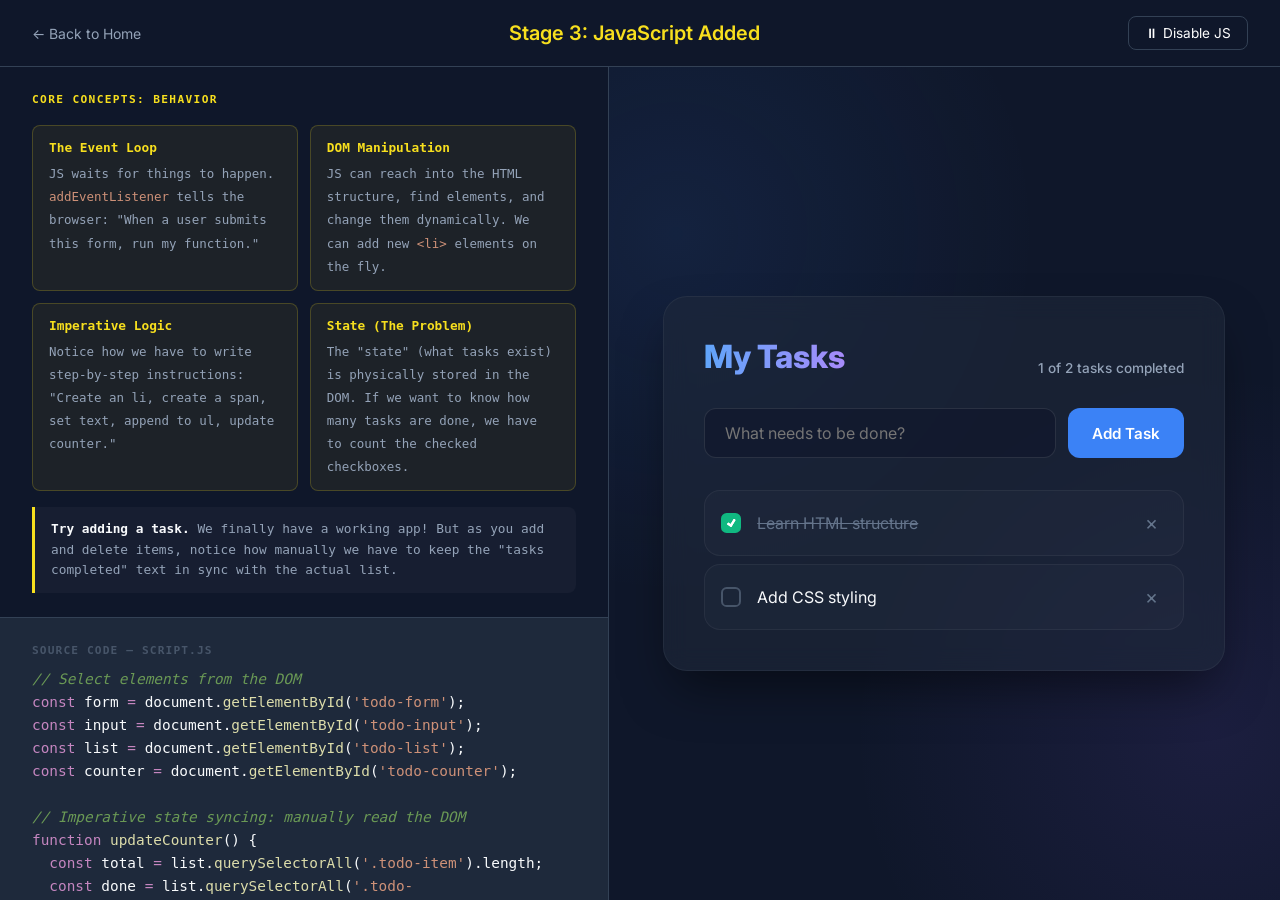
<file: js/index.html>
<!DOCTYPE html>
<html lang="en">
<head>
  <meta charset="UTF-8">
  <meta name="viewport" content="width=device-width, initial-scale=1.0">
  <title>Stage 3: JavaScript — How the Web Works</title>
  <link rel="stylesheet" href="../xray.css">
  <link rel="stylesheet" href="style.css">
  <link href="https://fonts.googleapis.com/css2?family=Inter:wght@400;500;600;800&display=swap" rel="stylesheet">
  <style>
    .concepts-panel {
      padding: 1.5rem 2rem;
      border-bottom: 1px solid #334155;
      background: #0f172a;
    }
    .concepts-title {
      font-size: 0.7rem;
      font-weight: 700;
      letter-spacing: 0.12em;
      text-transform: uppercase;
      color: #f7df1e;
      margin: 0 0 1rem 0;
    }
    .concept-list {
      display: grid;
      grid-template-columns: 1fr 1fr;
      gap: 0.75rem;
      margin: 0;
      padding: 0;
      list-style: none;
    }
    .concept-item {
      background: rgba(247, 223, 30, 0.06);
      border: 1px solid rgba(247, 223, 30, 0.2);
      border-radius: 0.5rem;
      padding: 0.75rem 1rem;
    }
    .concept-item strong {
      display: block;
      font-size: 0.8rem;
      color: #f7df1e;
      margin-bottom: 0.25rem;
    }
    .concept-item span {
      font-size: 0.78rem;
      color: #94a3b8;
      line-height: 1.5;
    }
    .insight-box {
      margin-top: 1rem;
      padding: 0.75rem 1rem;
      background: rgba(255, 255, 255, 0.03);
      border-left: 3px solid #f7df1e;
      border-radius: 0 0.5rem 0.5rem 0;
      font-size: 0.8rem;
      color: #94a3b8;
      line-height: 1.6;
    }
    .insight-box strong { color: #f8fafc; }
    .code-section-label {
      font-size: 0.7rem;
      font-weight: 700;
      letter-spacing: 0.1em;
      text-transform: uppercase;
      color: #475569;
      padding: 1.5rem 2rem 0.5rem;
    }
    .toggle-btn-styled {
      padding: 0.5rem 1rem;
      border-radius: 0.5rem;
      background: transparent;
      color: white;
      border: 1px solid #334155;
      cursor: pointer;
      font-family: 'Inter', sans-serif;
      font-size: 0.85rem;
      transition: background 0.2s, border-color 0.2s;
    }
    .toggle-btn-styled:hover { background: rgba(255,255,255,0.05); border-color: #f7df1e; }
  </style>
</head>
<body>
  <header class="xray-header">
    <a href="../" class="back-link">← Back to Home</a>
    <h1 style="color: #f7df1e;">Stage 3: JavaScript Added</h1>
    <button id="disable-js-btn" class="toggle-btn-styled">
      ⏸ Disable JS
    </button>
  </header>

  <div class="split-layout">
    <div class="code-panel" style="display:flex; flex-direction:column; padding:0; overflow-y:auto;">

      <!-- CONCEPTS -->
      <div class="concepts-panel">
        <p class="concepts-title">Core Concepts: Behavior</p>
        <ul class="concept-list">
          <li class="concept-item">
            <strong>The Event Loop</strong>
            <span>JS waits for things to happen. <code style="color:#ce9178">addEventListener</code> tells the browser: "When a user submits this form, run my function."</span>
          </li>
          <li class="concept-item">
            <strong>DOM Manipulation</strong>
            <span>JS can reach into the HTML structure, find elements, and change them dynamically. We can add new <code style="color:#ce9178">&lt;li&gt;</code> elements on the fly.</span>
          </li>
          <li class="concept-item">
            <strong>Imperative Logic</strong>
            <span>Notice how we have to write step-by-step instructions: "Create an li, create a span, set text, append to ul, update counter."</span>
          </li>
          <li class="concept-item">
            <strong>State (The Problem)</strong>
            <span>The "state" (what tasks exist) is physically stored in the DOM. If we want to know how many tasks are done, we have to count the checked checkboxes.</span>
          </li>
        </ul>
        <div class="insight-box">
          <strong>Try adding a task.</strong> We finally have a working app! But as you add and delete items, notice how manually we have to keep the "tasks completed" text in sync with the actual list.
        </div>
      </div>

      <!-- CODE -->
      <div class="code-section-label">Source Code — script.js</div>
      <div style="padding: 0 2rem 2rem; flex:1;">
        <pre><code><span class="token comment">// Select elements from the DOM</span>
<span class="token keyword">const</span> form <span class="token keyword">=</span> document.<span class="token function">getElementById</span>(<span class="token string">'todo-form'</span>);
<span class="token keyword">const</span> input <span class="token keyword">=</span> document.<span class="token function">getElementById</span>(<span class="token string">'todo-input'</span>);
<span class="token keyword">const</span> list <span class="token keyword">=</span> document.<span class="token function">getElementById</span>(<span class="token string">'todo-list'</span>);
<span class="token keyword">const</span> counter <span class="token keyword">=</span> document.<span class="token function">getElementById</span>(<span class="token string">'todo-counter'</span>);

<span class="token comment">// Imperative state syncing: manually read the DOM</span>
<span class="token keyword">function</span> <span class="token function">updateCounter</span>() {
  <span class="token keyword">const</span> total <span class="token keyword">=</span> list.<span class="token function">querySelectorAll</span>(<span class="token string">'.todo-item'</span>).<span class="token property">length</span>;
  <span class="token keyword">const</span> done <span class="token keyword">=</span> list.<span class="token function">querySelectorAll</span>(<span class="token string">'.todo-checkbox:checked'</span>).<span class="token property">length</span>;
  counter.<span class="token property">textContent</span> <span class="token keyword">=</span> <span class="token string">`${done} of ${total} tasks completed`</span>;
}

<span class="token comment">// Event Listener for form submission</span>
form.<span class="token function">addEventListener</span>(<span class="token string">'submit'</span>, <span class="token keyword">function</span>(e) {
  e.<span class="token function">preventDefault</span>(); <span class="token comment">// Prevent page refresh</span>
  <span class="token keyword">if</span> (!input.<span class="token property">value</span>) <span class="token keyword">return</span>;

  <span class="token comment">// Imperatively build the DOM elements</span>
  <span class="token keyword">const</span> li <span class="token keyword">=</span> document.<span class="token function">createElement</span>(<span class="token string">'li'</span>);
  li.<span class="token property">className</span> <span class="token keyword">=</span> <span class="token string">'todo-item'</span>;
  li.<span class="token property">innerHTML</span> <span class="token keyword">=</span> <span class="token string">`
    &lt;label class="todo-label"&gt;
      &lt;input type="checkbox" class="todo-checkbox"&gt;
      &lt;span class="todo-text"&gt;${input.value}&lt;/span&gt;
    &lt;/label&gt;
    &lt;button class="btn btn-icon btn-delete"&gt;×&lt;/button&gt;
  `</span>;

  <span class="token comment">// Add delete logic</span>
  <span class="token keyword">const</span> delBtn <span class="token keyword">=</span> li.<span class="token function">querySelector</span>(<span class="token string">'.btn-delete'</span>);
  delBtn.<span class="token function">addEventListener</span>(<span class="token string">'click'</span>, () =&gt; {
    li.<span class="token function">remove</span>();
    <span class="token function">updateCounter</span>();
  });

  <span class="token comment">// Add toggle logic</span>
  <span class="token keyword">const</span> checkbox <span class="token keyword">=</span> li.<span class="token function">querySelector</span>(<span class="token string">'.todo-checkbox'</span>);
  checkbox.<span class="token function">addEventListener</span>(<span class="token string">'change'</span>, updateCounter);

  list.<span class="token function">appendChild</span>(li);
  input.<span class="token property">value</span> <span class="token keyword">=</span> <span class="token string">''</span>;
  <span class="token function">updateCounter</span>();
});</code></pre>
      </div>
    </div>

    <!-- PREVIEW -->
    <div class="preview-panel themed-preview">
      
      <div class="todo-app">
        <div class="todo-header">
          <h1 class="todo-title">My Tasks</h1>
          <span class="todo-counter" id="todo-counter">0 of 0 tasks completed</span>
        </div>

        <form class="todo-form" id="todo-form">
          <input type="text" class="todo-input" id="todo-input" placeholder="What needs to be done?">
          <button type="submit" class="btn btn-primary">Add Task</button>
        </form>

        <ul class="todo-list" id="todo-list">
          <!-- JS will add items here -->
        </ul>
      </div>

    </div>
  </div>

  <script src="script.js"></script>
</body>
</html>
</file>
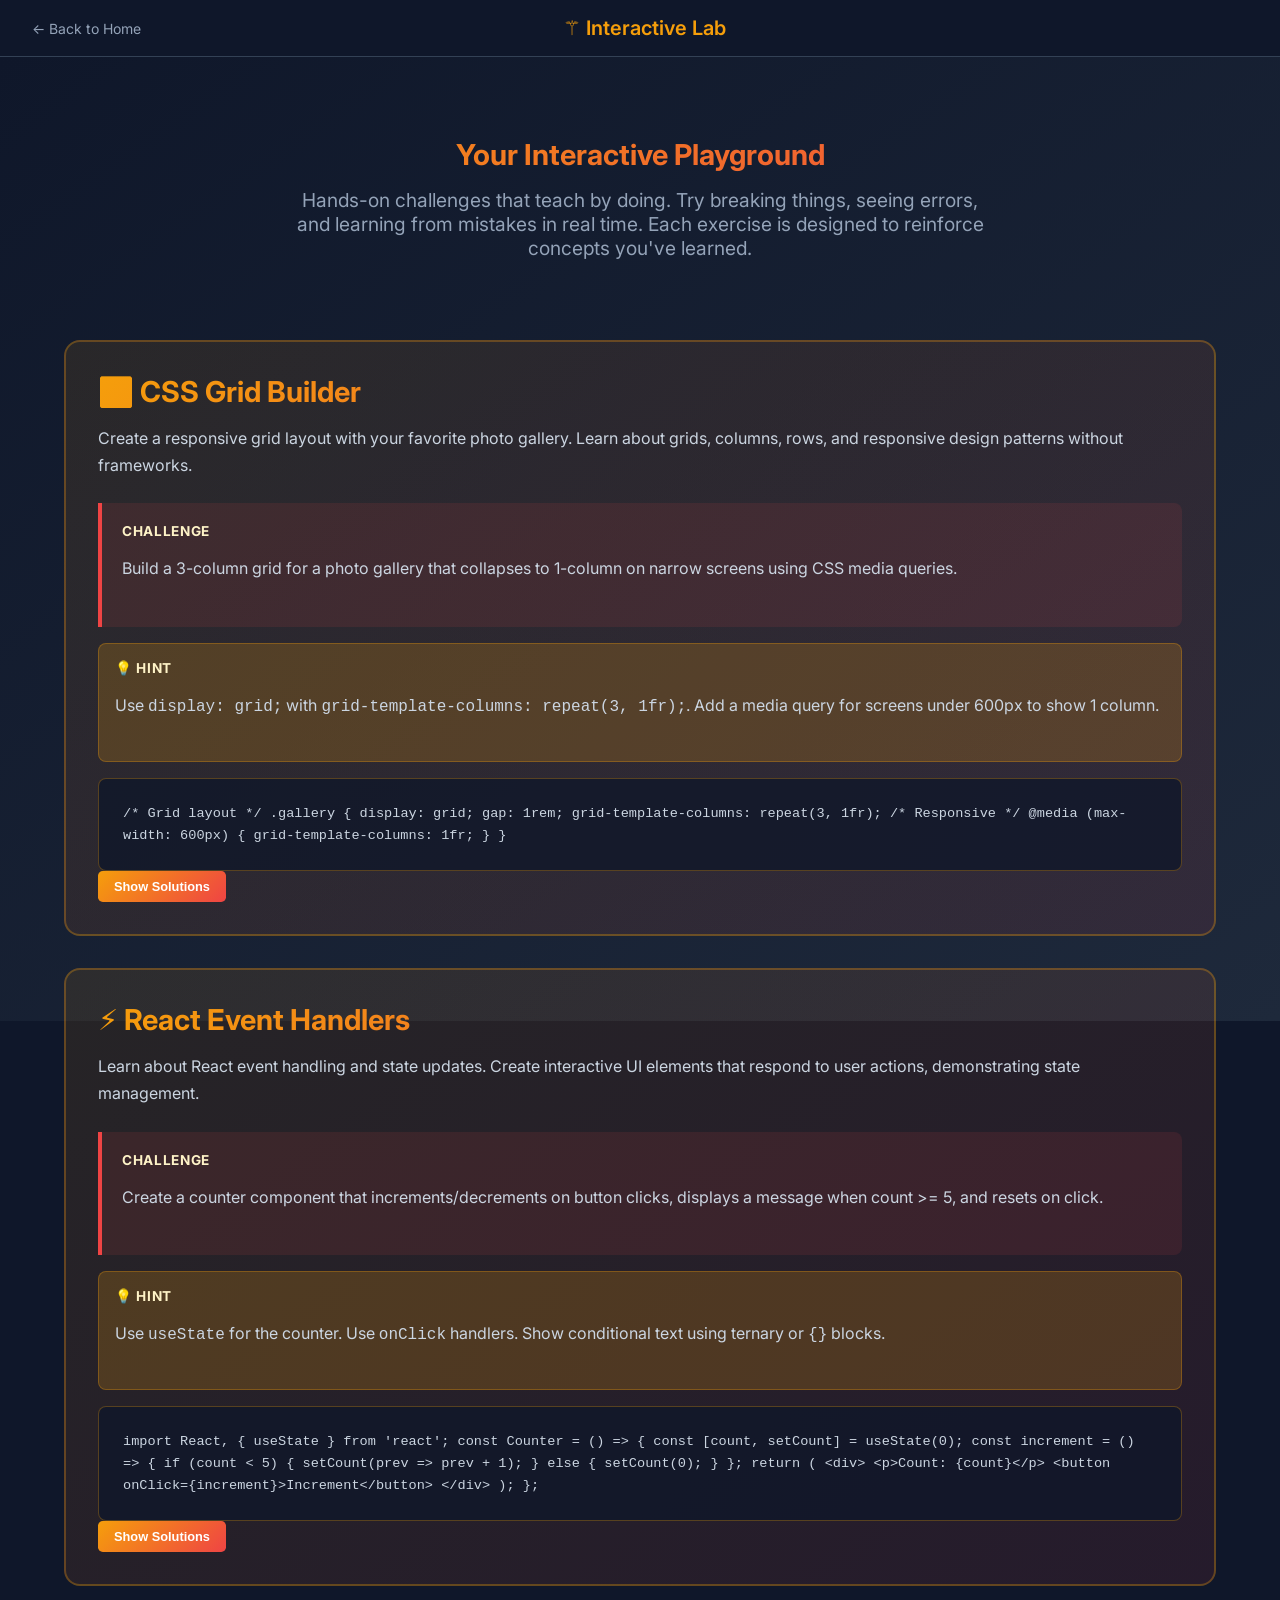
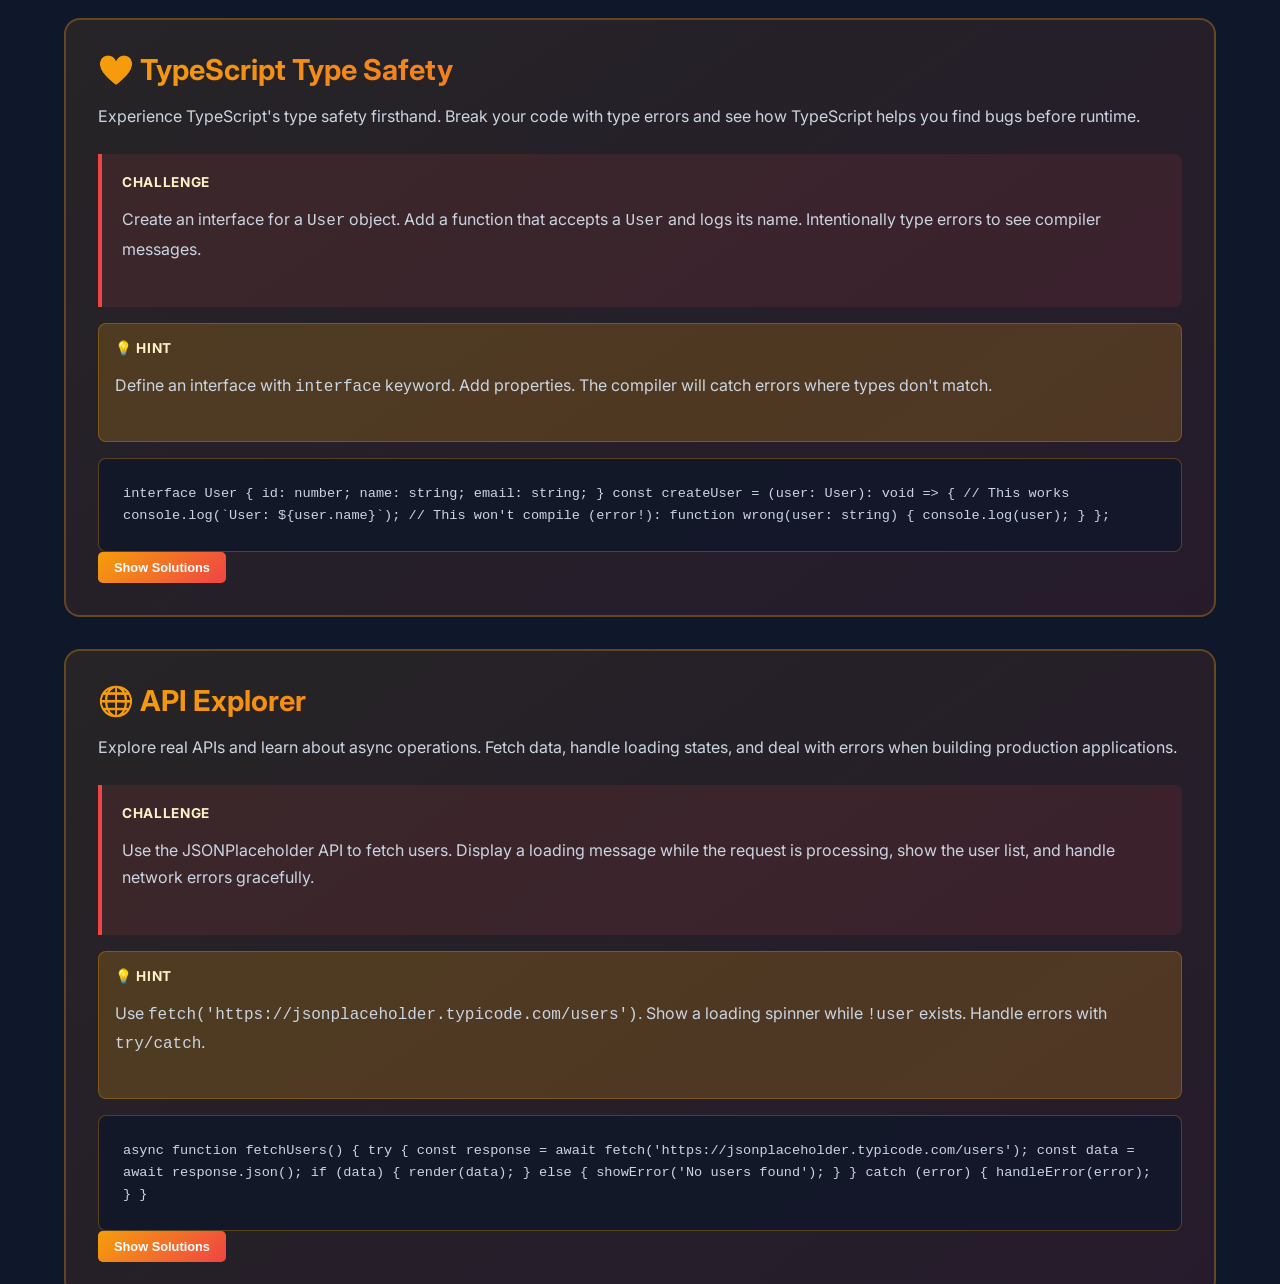
<file: lab/index.html>
<!DOCTYPE html>
<html lang="en">
<head>
  <meta charset="UTF-8">
  <meta name="viewport" content="width=device-width, initial-scale=1.0">
  <title>Interactive Lab - Web Dev Learning Path</title>
  <link rel="stylesheet" href="../xray.css">
  <link href="https://fonts.googleapis.com/css2?family=Inter:wght@300;400;600;700;800&display=swap" rel="stylesheet">
  <style>
    .lab-section {
      background: linear-gradient(145deg, #0f172a, #1e293b);
      color: #f1f5f9;
      min-height: 100vh;
      padding: 2rem;
    }
    
    .lab-header {
      text-align: center;
      padding: 3rem 0;
    }
    
    .lab-title {
      font-size: 3rem;
      font-weight: 800;
      margin: 0 0 0.5rem 0;
      background: linear-gradient(135deg, #f59e0b, #ef4444);
      -webkit-background-clip: text;
      -webkit-text-fill-color: transparent;
      background-clip: text;
    }
    
    .lab-subtitle {
      font-size: 1.2rem;
      color: #94a3b8;
      max-width: 700px;
      margin: 0 auto;
    }
    
    .lab-grid {
      display: grid;
      grid-template-columns: 1fr;
      gap: 2rem;
      max-width: 1200px;
      margin: 2rem auto;
      padding: 0 2rem;
    }
    
    .lab-card {
      background: linear-gradient(145deg, rgba(245,158,11,0.1), rgba(239,68,68,0.1));
      border: 2px solid rgba(245,158,11,0.3);
      border-radius: 1rem;
      padding: 2rem;
      transition: transform 0.3s ease, box-shadow 0.3s ease;
    }
    
    .lab-card:hover {
      transform: translateY(-5px) scale(1.01);
      box-shadow: 0 15px 40px rgba(245,158,11,0.2);
    }
    
    .lab-title {
      font-size: 1.8rem;
      font-weight: 700;
      color: #fde68a;
      margin: 0 0 1rem 0;
    }
    
    .lab-desc {
      font-size: 1rem;
      color: #cbd5e1;
      line-height: 1.7;
      margin-bottom: 1.5rem;
    }
    
    .lab-challenge {
      background: rgba(239,68,68,0.1);
      border-left: 4px solid #ef4444;
      border-radius: 0 0.5rem 0.5rem 0;
      padding: 1.25rem;
      margin-bottom: 1rem;
    }
    
    .challenge-label {
      font-size: 0.85rem;
      font-weight: 700;
      color: #fef3c7;
      text-transform: uppercase;
      letter-spacing: 0.05em;
      margin-bottom: 0.5rem;
    }
    
    .hint-box {
      background: rgba(245,158,11,0.2);
      border: 1px solid rgba(245,158,11,0.3);
      border-radius: 0.5rem;
      padding: 1rem;
      margin-bottom: 1rem;
    }
    
    .code-block {
      background: rgba(15,23,42,0.8);
      border: 1px solid rgba(245,158,11,0.3);
      border-radius: 0.5rem;
      padding: 1.5rem;
      font-family: 'Fira Code', 'Courier New', monospace;
      font-size: 0.85rem;
      color: #cbd5e1;
      overflow-x: auto;
      margin-top: 0.75rem;
      line-height: 1.6;
    }
    
    .copy-btn {
      background: linear-gradient(135deg, #f59e0b, #ef4444);
      color: white;
      border: none;
      padding: 0.5rem 1rem;
      border-radius: 0.3rem;
      font-size: 0.8rem;
      font-weight: 600;
      cursor: pointer;
      transition: transform 0.2s ease, box-shadow 0.2s ease;
    }
    
    .copy-btn:hover {
      transform: translateY(-2px);
      box-shadow: 0 4px 12px rgba(245,158,11,0.3);
    }
    
    .solution-reveal {
      background: rgba(234,179,8,0.1);
      border-left: 4px solid #fbbf24;
      border-radius: 0 0.5rem 0.5rem 0;
      padding: 1.25rem;
      display: none;
    }
    
    .solution-label {
      font-size: 0.85rem;
      font-weight: 700;
      color: #fbbf24;
      margin-bottom: 0.5rem;
    }
  </style>
</head>
<body>
  <header class="xray-header">
    <a href="../" class="back-link">← Back to Home</a>
    <h1 style="color: #f59e0b;">⚚ Interactive Lab</h1>
    <div style="width: 100px;"></div>
  </header>

  <section class="lab-section">
    <div class="lab-header">
      <h2 class="lab-title">Your Interactive Playground</h2>
      <p class="lab-subtitle">
        Hands-on challenges that teach by doing. Try breaking things, seeing errors,
        and learning from mistakes in real time. Each exercise is designed to reinforce
        concepts you've learned.
      </p>
    </div>

    <section class="lab-grid">
      <!-- Lab 1: CSS Grid Builder -->
      <div class="lab-card">
        <div class="lab-title">
          <span>🔳</span> CSS Grid Builder
        </div>
        <p class="lab-desc">
          Create a responsive grid layout with your favorite photo gallery. Learn about
          grids, columns, rows, and responsive design patterns without frameworks.
        </p>
        
        <div class="lab-challenge">
          <div class="challenge-label">Challenge</div>
          <p class="lab-desc">
            Build a 3-column grid for a photo gallery that collapses to 1-column on narrow screens using CSS media queries.
          </p>
        </div>

        <div class="hint-box">
          <div class="challenge-label">💡 Hint</div>
          <p class="lab-desc">
            Use <code>display: grid;</code> with <code>grid-template-columns: repeat(3, 1fr);</code>. 
            Add a media query for screens under 600px to show 1 column.
          </p>
        </div>

        <div class="code-block">
<span class="code-comment">/* Grid layout */</span>
<span class="code-keyword">.gallery</span> {
  <span class="code-property">display</span>: grid;
  <span class="code-property">gap</span>: 1rem;
  <span class="code-property">grid-template-columns</span>: <span class="code-string">repeat(3, 1fr)</span>;
  
  <span class="code-comment">/* Responsive */</span>
  @<span class="code-keyword">media</span> (max-width: 600px) {
    <span class="code-property">grid-template-columns</span>: <span class="code-string">1fr</span>;
  }
}
        </div>
        
        <button class="copy-btn" onclick="revealSolutions(this)">Show Solutions</button>
        <div class="solution-reveal">
          <h4 class="solution-label">🎯 Solutions</h4>
          <p class="lab-desc">
            Try experimenting with the grid properties. What happens if you change gap size? 
            Test responsive breakpoints. Break your grid—then fix it!
          </p>
        </div>
      </div>

      <!-- Lab 2: React Event Demo -->
      <div class="lab-card">
        <div class="lab-title">
          <span>⚡</span> React Event Handlers
        </div>
        <p class="lab-desc">
          Learn about React event handling and state updates. Create interactive UI
          elements that respond to user actions, demonstrating state management.
        </p>
        
        <div class="lab-challenge">
          <div class="challenge-label">Challenge</div>
          <p class="lab-desc">
            Create a counter component that increments/decrements on button clicks, displays a message when count >= 5, and resets on click.
          </p>
        </div>

        <div class="hint-box">
          <div class="challenge-label">💡 Hint</div>
          <p class="lab-desc">
            Use <code>useState</code> for the counter. Use <code>onClick</code> handlers. Show conditional text using ternary or <code>{}</code> blocks.
          </p>
        </div>

        <div class="code-block">
<span class="code-keyword">import</span> React, { useState } <span class="code-keyword">from</span> <span class="code-string">'react'</span>;

<span class="code-keyword">const</span> Counter = () => {
  <span class="code-keyword">const</span> [count, setCount] = useState(0);
  
  <span class="code-keyword">const</span> increment = () => {
    <span class="code-keyword">if</span> (count < 5) {
      setCount(prev => prev + 1);
    } <span class="code-keyword">else</span> {
      <span class="code-keyword">setCount</span>(0);
    }
  };
  
  <span class="code-keyword">return</span> (
    <span class="code-string">&lt;div&gt;</span>
      <span class="code-string">&lt;p&gt;Count: </span>{count}<span class="code-string">&lt;/p&gt;</span>
      <span class="code-string">&lt;button</span> onClick={increment}<span class="code-string">&gt;Increment&lt;/button&gt;</span>
    <span class="code-string">&lt;/div&gt;</span>
  );
};
        </div>
        
        <button class="copy-btn" onclick="revealSolutions(this)">Show Solutions</button>
        <div class="solution-reveal">
          <h4 class="solution-label">🎯 Solutions</h4>
          <p class="lab-desc">
            Notice how the state update is conditional. React prevents out-of-bounds updates. 
            Try adding more features to the counter!
          </p>
        </div>
      </div>

      <!-- Lab 3: TypeScript Type Checker -->
      <div class="lab-card">
        <div class="lab-title">
          <span>💙</span> TypeScript Type Safety
        </div>
        <p class="lab-desc">
          Experience TypeScript's type safety firsthand. Break your code with type errors
          and see how TypeScript helps you find bugs before runtime.
        </p>
        
        <div class="lab-challenge">
          <div class="challenge-label">Challenge</div>
          <p class="lab-desc">
            Create an interface for a <code>User</code> object. Add a function that accepts a <code>User</code> and logs its name. Intentionally type errors to see compiler messages.
          </p>
        </div>

        <div class="hint-box">
          <div class="challenge-label">💡 Hint</div>
          <p class="lab-desc">
            Define an interface with <code>interface</code> keyword. Add properties. The compiler will catch errors where types don't match.
          </p>
        </div>

        <div class="code-block">
<span class="code-keyword">interface</span> User {
  id: number;
  name: string;
  email: string;
}

<span class="code-keyword">const</span> createUser = (user: User): void => {
  <span class="code-comment">// This works</span>
  <span class="code-keyword">console</span>.log(<span class="code-string">`User: ${user.name}`</span>);
  
  <span class="code-comment">// This won't compile (error!):</span>
  <span class="code-keyword">function</span> <span class="code-keyword">wrong</span>(user: string) {
    <span class="code-keyword">console</span>.log(user);
  }
};
        </div>
        
        <button class="copy-btn" onclick="revealSolutions(this)">Show Solutions</button>
        <div class="solution-reveal">
          <h4 class="solution-label">🎯 Solutions</h4>
          <p class="lab-desc">
            TypeScript shows you exactly where you're wrong. Fix the type mismatch—see how powerful type checking is!
          </p>
        </div>
      </div>

      <!-- Lab 4: API Explorer -->
      <div class="lab-card">
        <div class="lab-title">
          <span>🌐</span> API Explorer
        </div>
        <p class="lab-desc">
          Explore real APIs and learn about async operations. Fetch data, handle loading states,
          and deal with errors when building production applications.
        </p>
        
        <div class="lab-challenge">
          <div class="challenge-label">Challenge</div>
          <p class="lab-desc">
            Use the JSONPlaceholder API to fetch users. Display a loading message while the request is processing, show the user list, and handle network errors gracefully.
          </p>
        </div>

        <div class="hint-box">
          <div class="challenge-label">💡 Hint</div>
          <p class="lab-desc">
            Use <code>fetch('https://jsonplaceholder.typicode.com/users')</code>. Show a loading spinner while <code>!user</code> exists. Handle errors with <code>try/catch</code>.
          </p>
        </div>

        <div class="code-block">
<span class="code-keyword">async function</span> <span class="code-keyword">fetchUsers</span>() {
  <span class="code-keyword">try</span> {
    <span class="code-keyword">const</span> response = <span class="code-keyword">await</span> fetch(<span class="code-string">'https://jsonplaceholder.typicode.com/users'</span>);
    <span class="code-keyword">const</span> data = <span class="code-keyword">await</span> response.json();
    
    <span class="code-keyword">if</span> (data) {
      <span class="code-keyword">render</span>(data);
    } <span class="code-keyword">else</span> {
      <span class="code-keyword">showError</span>(<span class="code-string">'No users found'</span>);
    }
  } <span class="code-keyword">catch</span> (error) {
    handleError(error);
  }
}
        </div>
        
        <button class="copy-btn" onclick="revealSolutions(this)">Show Solutions</button>
        <div class="solution-reveal">
          <h4 class="solution-label">🎯 Solutions</h4>
          <p class="lab-desc">
            Real-world API work involves loading states, error handling, and edge cases. Practice handling all scenarios!
          </p>
        </div>
      </div>
    </section>
  </section>
</body>
</html>
</file>
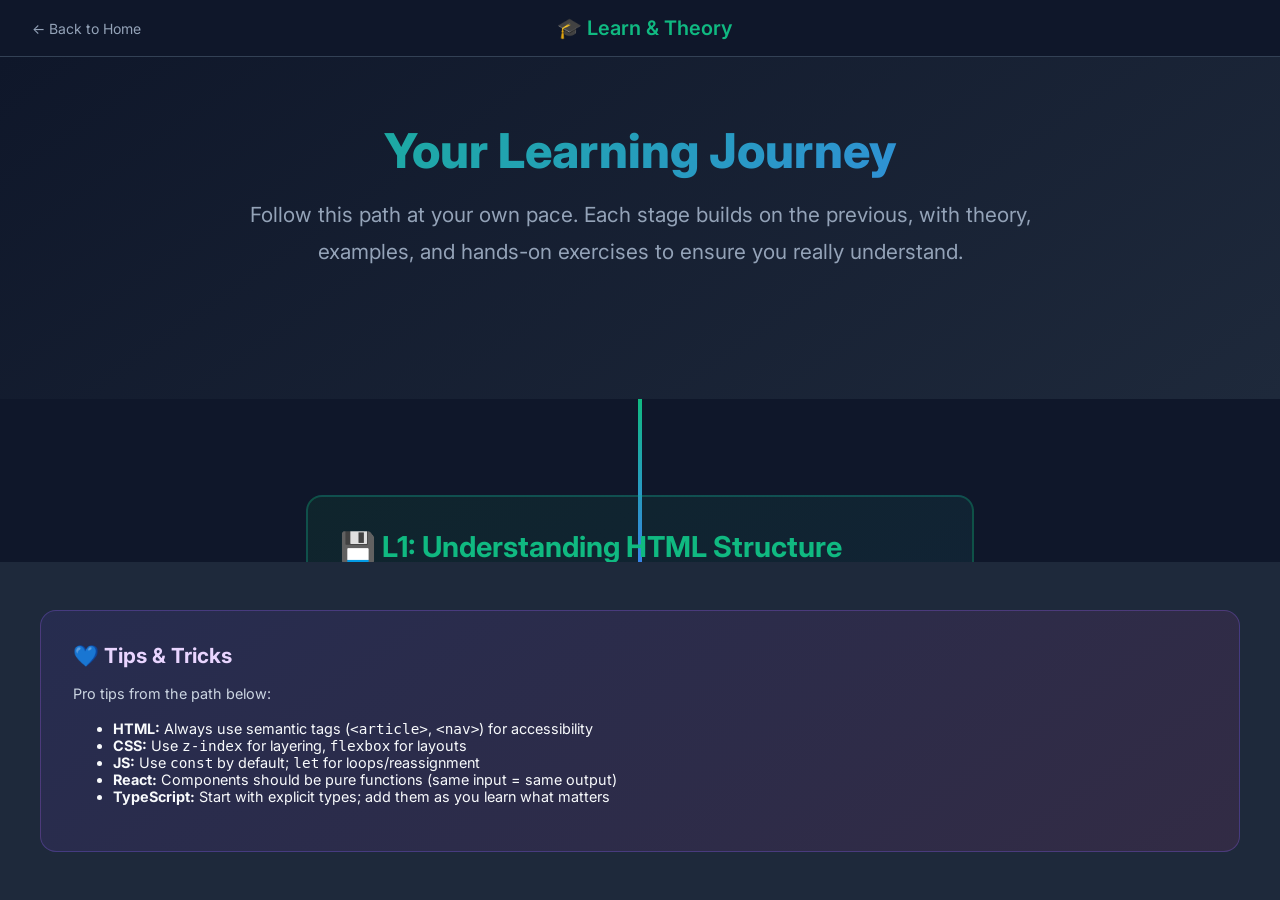
<file: learn/index.html>
<!DOCTYPE html>
<html lang="en">
<head>
  <meta charset="UTF-8">
  <meta name="viewport" content="width=device-width, initial-scale=1.0">
  <title>Learn & Theory - Web Dev Learning Path</title>
  <link rel="stylesheet" href="../xray.css">
  <link href="https://fonts.googleapis.com/css2?family=Inter:wght@300;400;600;700;800&display=swap" rel="stylesheet">
  <!-- Learning Path Styles -->
  <style>
    .learn-section {
      padding: 4rem 2rem;
      background: linear-gradient(145deg, #0f172a, #1e293b);
      color: #f1f5f9;
    }
    
    .learnoy-header {
      text-align: center;
      margin-bottom: 4rem;
    }
    
    .learning-title {
      font-size: 3rem;
      font-weight: 800;
      margin: 0 0 1rem 0;
      background: linear-gradient(135deg, #10b981, #3b82f6);
      -webkit-background-clip: text;
      -webkit-text-fill-color: transparent;
      background-clip: text;
    }
    
    .learning-subtitle {
      font-size: 1.3rem;
      color: #94a3b8;
      max-width: 800px;
      margin: 0 auto;
      line-height: 1.8;
    }
    
    /* Learning Path Navigation */
    .learning-path {
      position: relative;
      padding: 4rem 2rem;
      background: #0f172a;
      overflow: hidden;
    }
    
    .learning-path::before {
      content: '';
      position: absolute;
      top: 0;
      left: 50%;
      transform: translateX(-50%);
      width: 4px;
      height: 100%;
      background: linear-gradient(180deg, #10b981, #3b82f6);
      z-index: 1;
    }
    
    .stage-card {
      position: relative;
      margin: 2rem auto;
      max-width: 600px;
      background: linear-gradient(145deg, rgba(22,163,74,0.1), rgba(59,130,246,0.1));
      border: 2px solid rgba(16,185,129,0.3);
      border-radius: 1rem;
      padding: 2rem;
      z-index: 2;
      transition: transform 0.3s ease, box-shadow 0.3s ease;
    }
    
    .stage-card:hover {
      transform: translateY(-5px) scale(1.02);
      box-shadow: 0 10px 30px rgba(16,185,129,0.2);
    }
    
    .stage-title {
      font-size: 1.8rem;
      font-weight: 700;
      color: #10b981;
      margin: 0 0 1rem 0;
    }
    
    .stage-desc {
      font-size: 1rem;
      color: #cbd5e1;
      margin-bottom: 1.5rem;
      line-height: 1.6;
    }
    
    .theory-section {
      background: rgba(15,23,42,0.8);
      border-left: 4px solid #10b981;
      border-radius: 0.5rem;
      padding: 1.5rem 1.5rem 0 2rem;
      margin-bottom: 1.5rem;
    }
    
    .theory-section h4 {
      color: #10b981;
      font-size: 1rem;
      margin: 0 0 0.75rem 0;
    }
    
    .theory-section p, .theory-section ul {
      color: #94a3b8;
      font-size: 0.9rem;
      margin: 0;
    }
    
    .theory-section ul {
      padding-left: 1.2rem;
      margin: 0.5rem 0;
    }
    
    .code-section-label {
      font-size: 0.7rem;
      font-weight: 700;
      letter-spacing: 0.1em;
      text-transform: uppercase;
      color: #64748b;
      padding: 0.75rem 1rem;
    }
    
    .code-block {
      background: rgba(22,163,74,0.1);
      border: 1px solid rgba(22,163,74,0.3);
      border-radius: 0.5rem;
      padding: 1.5rem;
      font-family: 'Fira Code', 'Courier New', monospace;
      font-size: 0.85rem;
      color: #cbd5e1;
      overflow-x: auto;
      margin-top: 0;
      line-height: 1.6;
    }
    
    .code-keyword { color: #10b981; font-weight: 600; }
    .code-string { color: #3b82f6; }
    .code-comment { color: #64748b; font-style: italic; }
    .code-function { color: #f97316; }
    .code-type { color: #a3e635; font-style: italic; }
    
    .exercise-section {
      background: rgba(59,130,246,0.1);
      border-left: 4px solid #3b82f6;
      border-radius: 0 0.5rem 0.5rem 0;
      padding: 1.25rem;
      margin-top: 1.5rem;
    }
    
    .exercise-title {
      font-size: 0.9rem;
      color: #94a3b8;
      margin: 0 0 0.75rem 0;
      font-weight: 600;
    }
    
    .exercise-desc {
      font-size: 0.85rem;
      color: #cbd5e1;
      margin: 0;
      line-height: 1.5;
    }
    
    .copy-btn {
      background: linear-gradient(135deg, #10b981, #3b82f6);
      color: white;
      border: none;
      padding: 0.5rem 1rem;
      border-radius: 0.3rem;
      font-size: 0.8rem;
      font-weight: 600;
      cursor: pointer;
      margin-top: 0.75rem;
      transition: transform 0.2s ease;
    }
    
    .copy-btn:hover {
      transform: translateY(-2px);
      box-shadow: 0 4px 12px rgba(16,185,129,0.3);
    }
    
    .feedback {
      margin-top: 0.75rem;
      padding: 0.75rem;
      background: rgba(22,163,74,0.1);
      border-left: 3px solid #10b981;
      border-radius: 0.3rem;
      font-size: 0.85rem;
      color: #86efac;
      display: none;
    }
    
    .stage-card .exercise-section + .feedback {
      display: block;
    }
    
    .stage-card .exercise-section + .feedback strong {
      color: #10b981;
    }
    
    /* Tips Section */
    .tips-section {
      padding: 3rem 2rem;
      background: #1e293b;
    }
    
    .tips-grid {
      display: grid;
      grid-template-columns: 1fr;
      gap: 1.5rem;
      max-width: 1200px;
      margin: 0 auto;
    }
    
    .tip-card {
      background: linear-gradient(145deg, rgba(120,80,255,0.1), rgba(236,72,153,0.1));
      border: 1px solid rgba(139,92,246,0.3);
      border-radius: 1rem;
      padding: 2rem;
      transition: transform 0.3s ease, box-shadow 0.3s ease;
    }
    
    .tip-card:hover {
      transform: translateY(-3px) scale(1.01);
      box-shadow: 0 8px 30px rgba(139,92,246,0.2);
    }
    
    .tip-title {
      font-size: 1.3rem;
      color: #e9d5ff;
      font-weight: 700;
      margin: 0 0 0.5rem 0;
    }
    
    .tip-desc {
      font-size: 0.9rem;
      color: #cbd5e1;
      line-height: 1.6;
    }
  </style>
</head>
<body>
  <header class="xray-header">
    <a href="../" class="back-link">← Back to Home</a>
    <h1 style="color: #10b981;">🎓 Learn & Theory</h1>
    <div style="width: 100px;"></div>
  </header>

  <section class="learn-section">
    <div class="learnoy-header">
      <h2 class="learning-title">Your Learning Journey</h2>
      <p class="learning-subtitle">
        Follow this path at your own pace. Each stage builds on the previous, 
        with theory, examples, and hands-on exercises to ensure you really understand.
      </p>
    </div>
  </section>

  <section class="learning-path">
    <!-- L1: HTML Fundamentals -->
    <div class="stage-card">
      <div class="stage-title">
        <span>💾</span> L1: Understanding HTML Structure
      </div>
      <p class="stage-desc">
        Learn what HTML is, how it structures content, and why semantic HTML matters. We'll build
        a simple page and understand how browsers render it.
      </p>

      <div class="theory-section">
        <h4>Core Concepts</h4>
        <p>
          HTML (HyperText Markup Language) provides the <strong>structure</strong> and <strong>content</strong> of web pages.
          Think of it as the skeleton of your application.
        </p>
        <ul>
          <li><strong>Tags:</strong> Elements that mark up content (like <code>&lt;h1&gt;</code>, <code>&lt;button&gt;</code>)</li>
          <li><strong>Elements:</strong> Opening tag + content + closing tag (e.g., <code>&lt;p&gt;Hello&lt;/p&gt;</code>)</li>
          <li><strong>Semantic HTML:</strong> Using elements that convey their <em>meaning</em> (like <code>&lt;nav&gt;</code>, <code>&lt;article&gt;</code>)</li>
        </ul>
        <p>
          HTML alone gives us structure but no styling or interactivity. We need CSS for appearance and JavaScript for behavior.
        </p>
      </div>

      <div style="display: grid; gap:1rem; margin-top: 1rem;">
        <div class="code-section-label">Theory → Code Example</div>
        <div class="code-block">
<span class="code-comment">&lt;!-- Simple webpage structure --&gt;</span>
<span class="code-keyword">&lt;!DOCTYPE html&gt;</span>
<span class="code-keyword">&lt;html&gt;</span>
  <span class="code-keyword">&lt;head&gt;</span>
    <span class="code-keyword">&lt;meta</span> <span class="code-attr">charset</span>=<span class="code-string">"UTF-8"</span><span class="code-keyword">&gt;&lt;/meta&gt;</span>
    <span class="code-keyword">&lt;title&gt;</span>My First Page<span class="code-keyword">&lt;/title&gt;</span>
  <span class="code-keyword">&lt;/head&gt;</span>
  <span class="code-keyword">&lt;body&gt;</span>
    <span class="code-keyword">&lt;h1&gt;</span>Welcome<span class="code-keyword">&lt;/h1&gt;</span>
    <span class="code-keyword">&lt;p&gt;</span>This is my first element.<span class="code-keyword">&lt;/p&gt;</span>
    <span class="code-keyword">&lt;ul&gt;</span>
      <span class="code-keyword">&lt;li&gt;</span>Item 1<span class="code-keyword">&lt;/li&gt;</span>
      <span class="code-keyword">&lt;li&gt;</span>Item 2<span class="code-keyword">&lt;/li&gt;</span>
    <span class="code-keyword">&lt;/ul&gt;</span>
  <span class="code-keyword">&lt;/body&gt;</span>
<span class="code-keyword">&lt;/html&gt;</span>
        </div>
      </div>

      <div class="exercise-section">
        <h4 class="exercise-title">Exercise 1.1: Modify This Code</h4>
        <p class="exercise-desc">
          Try changing the <code>&lt;h1&gt;</code> text and adding your own content.
          See how the browser displays your changes.
        </p>
        <button class="copy-btn" onclick="copyCode(this)">Copy to Code Editor</button>
        <div class="feedback">
          <strong>💡 Tip:</strong> HTML is case-insensitive, but conventions use lowercase. 
          Always close your tags!
        </div>
      </div>
    </div>

    <!-- L2: CSS Fundamentals -->
    <div class="stage-card">
      <div class="stage-title">
        <span>🎨</span> L2: Understanding CSS Styling
      </div>
      <p class="stage-desc">
        Learn how CSS makes our HTML look beautiful. We'll explore selectors, properties, 
        and the box model.
      </p>

      <div class="theory-section">
        <h4>Core Concepts</h4>
        <p>
          CSS (Cascading Style Sheets) controls the <strong>appearance</strong> of web content.
          Without CSS, the web would look like documents from 1995.
        </p>
        <ul>
          <li><strong>Selectors:</strong> Choose which elements to style (e.g., <code>h1</code>, <code>.class</code>, <code>#id</code>)</li>
          <li><strong>Properties & Values:</strong> Define styles (e.g., <code>color: red</code>, <code>margin: 20px</code>)</li>
          <li><strong>Box Model:</strong> Content → Padding → Border → Margin</li>
        </ul>
        <p>
          CSS separates <em>concerns</em>: structure (HTML), style (CSS), behavior (JavaScript).
        </p>
      </div>

      <div style="display: grid; gap:1rem; margin-top: 1rem;">
        <div class="code-section-label">Theory → Code Example</div>
        <div class="code-block">
<span class="code-comment">/* Basic CSS styling */</span>
<span class="code-keyword">h1</span> {
  <span class="code-property">color</span>: <span class="code-string">#e34c26</span>;
  <span class="code-property">text-align</span>: <span class="code-string">center</span>;
  <span class="code-property">margin-bottom</span>: <span class="code-string">1rem</span>;
}

<span class="code-keyword">.container</span> {
  <span class="code-property">background</span>: <span class="code-string">linear-gradient(135deg, #1e293b, #0f172a)</span>;
  <span class="code-property">border-radius</span>: <span class="code-string">8px</span>;
  <span class="code-property">padding</span>: <span class="code-string">2rem</span>;
}

<span class="code-keyword">#primary-button</span> {
  <span class="code-property">background</span>: <span class="code-string">#10b981</span>;
  <span class="code-property">color</span>: <span class="code-string">white</span>;
  <span class="code-property">border</span>: <span class="code-string">none</span>;
  <span class="code-property">padding</span>: <span class="code-string">0.75rem 1.5rem</span>;
  <span class="code-property">border-radius</span>: <span class="code-string">0.5rem</span>;
}
        </div>
      </div>

      <div class="exercise-section">
        <h4 class="exercise-title">Exercise 2.1: Style This Element</h4>
        <p class="exercise-desc">
          Select <code>h1</code> and change its <code>color</code> and <code>text-align</code>.
          Experiment with different font sizes.
        </p>
        <button class="copy-btn" onclick="copyCode(this)">Copy CSS to Editor</button>
        <div class="feedback">
          <strong>💡 Tip:</strong> CSS properties are case-insensitive, but convention uses lowercase.
          Use browser DevTools (F12) to inspect and live-edit styles.
        </div>
      </div>
    </div>

    <!-- L3: JavaScript Fundamentals -->
    <div class="stage-card">
      <div class="stage-title">
        <span>⚡</span> L3: Understanding JavaScript Logic
      </div>
      <p class="stage-desc">
        JavaScript brings your web pages to life with interactivity. We'll explore 
        variables, functions, DOM manipulation, and event handling.
      </p>

      <div class="theory-section">
        <h4>Core Concepts</h4>
        <p>
          JavaScript is the language of interactivity on the web. Without it, buttons don't work,
          pages don't respond, and apps feel "dead."
        </p>
        <ul>
          <li><strong>Variables:</strong> Store data (<code>let</code>, <code>const</code>)</li>
          <li><strong>Functions:</strong> Reusable blocks of code</li>
          <li><strong>DOM Manipulation:</strong> Access and modify HTML elements</li>
          <li><strong>Event Handling:</strong> Respond to user actions (clicks, input)</li>
        </ul>
        <p>
          JavaScript runs in the <strong>browser</strong>, making the DOM interactive.
        </p>
      </div>

      <div style="display: grid; gap:1rem; margin-top: 1rem;">
        <div class="code-section-label">Theory → Code Example</div>
        <div class="code-block">
<span class="code-comment">// Add a task button click handler</span>
<span class="code-keyword">const</span> addButton = document.querySelector(<span class="code-string">'#add-btn'</span>);

addButton.<span class="code-function">addEventListener</span>(<span class="code-string">'click'</span>, () => {
  <span class="code-comment">// Get input value</span>
  <span class="code-keyword">const</span> input = document.querySelector(<span class="code-string">'#task-input'</span>).value;
  
  <span class="code-comment">// Validate input</span>
  <span class="code-keyword">if</span> (input.trim() === <span class="code-string">''</span>) {
    <span class="code-comment">// Do nothing</span>
    <span class="code-keyword">return</span>;
  }
  
  <span class="code-comment">// Create new list item</span>
  <span class="code-keyword">const</span> li = document.createElement(<span class="code-string">'li'</span>);
  li.innerHTML = <span class="code-string">&lt;span&gt;${input}&lt;/span&gt;</span>;
  
  <span class="code-comment">// Add to list</span>
  document.querySelector(<span class="code-string">'ul'</span>).appendChild(li);
  
  <span class="code-comment">// Clear input</span>
  document.querySelector(<span class="code-string">'#task-input'</span>).value = <span class="code-string">''</span>;
});
        </div>
      </div>

      <div class="exercise-section">
        <h4 class="exercise-title">Exercise 3.1: Make Buttons Work</h4>
        <p class="exercise-desc">
          Add an <code>addEventListener</code> to a button that logs a message to the console
          when clicked. See how the page responds.
        </p>
        <button class="copy-btn" onclick="copyCode(this)">Copy JS to Console</button>
        <div class="feedback">
          <strong>💡 Tip:</strong> Use <code>console.log()</code> to see what's happening in the browser.
          Common errors: forgetting <code>querySelector</code>, wrong selector syntax.
        </div>
      </div>
    </div>

    <!-- L4: React Fundamentals -->
    <div class="stage-card">
      <div class="stage-title">
        <span>⚛️</span> L4: Understanding React Components
      </div>
      <p class="stage-desc">
        React simplifies complex UIs with a component-based architecture. Learn about
        declarative UI, props, and state management.
      </p>

      <div class="theory-section">
        <h4>Core Concepts</h4>
        <p>
          React is a JavaScript library for building user interfaces. It uses JSX to write
          HTML-like syntax in JavaScript, emphasizing declarative programming over imperative.
        </p>
        <ul>
          <li><strong>Components:</strong> Reusable UI building blocks</li>
          <li><strong>Props:</strong> Read-only data passed to components</li>
          <li><strong>State:</strong> Mutable data managed by React</li>
          <li><strong>Declarative UI:</strong> Describe what should appear, not how to build it</li>
        </ul>
        <p>
          React manages complexity by breaking UIs into manageable components.
        </p>
      </div>

      <div style="display: grid; gap:1rem; margin-top: 1rem;">
        <div class="code-section-label">Theory → Code Example</div>
        <div class="code-block">
<span class="code-comment">// Simple React component</span>
<span class="code-keyword">import</span> React, { useState } <span class="code-keyword">from</span> <span class="code-string">'react'</span>;

<span class="code-keyword">const</span> TodoItem = ({ text, completed }) => {
  <span class="code-comment">// Destructure props</span>
  <span class="code-keyword">const</span> { text, completed } = props;

  <span class="code-comment">// Track completion state</span>
  <span class="code-keyword">const</span> [isDone, setIsDone] = useState(completed);

  <span class="code-comment">// Handle toggle</span>
  <span class="code-keyword">const</span> toggle = () => {
    setIsDone(!isDone);
  };

  <span class="code-comment">// Return JSX</span>
  <span class="code-keyword">return</span> (
    &lt;<span class="code-string">div</span> style={styles.item}&gt;
      &lt;<span class="code-string">input</span> type=<span class="code-string">checkbox</span> checked={isDone} onChange={toggle} /&gt;
      &lt;<span class="code-string">span</span> style={{ textDecoration: isDone ? 'line-through' : 'none' }}&gt;
        {text}
      &lt;/<span class="code-string">span</span>&gt;
      &lt;<span class="code-string">button</span> onClick={() => setIsDone(true)}&gt;
        Delete
      &lt;/<span class="code-string">button</span>&gt;
    &lt;/<span class="code-string">div</span>&gt;
  );
};
        </div>
      </div>

      <div class="exercise-section">
        <h4 class="exercise-title">Exercise 4.1: Build a Component</h4>
        <p class="exercise-desc">
          Create a reusable <code>Greeting</code> component that accepts a <code>name</code> prop
          and displays <code>Hello, {name}!</code>.
        </p>
        <button class="copy-btn" onclick="copyCode(this)">Copy JSX to File</button>
        <div class="feedback">
          <strong>💡 Tip:</strong> Start with a simple component and add features incrementally.
          React's dev tools help inspect component state and props.
        </div>
      </div>
    </div>

    <!-- L5: TypeScript Fundamentals -->
    <div class="stage-card">
      <div class="stage-title">
        <span>💙</span> L5: Understanding TypeScript Types
      </div>
      <p class="stage-desc">
        TypeScript adds type safety to JavaScript. We'll explore interfaces, types,
        and how they prevent bugs before runtime.
      </p>

      <div class="theory-section">
        <h4>Core Concepts</h4>
        <p>
          TypeScript is JavaScript with syntax for types. It catches mistakes at <em>compile time</em>
          rather than runtime, improving reliability and developer experience.
        </p>
        <ul>
          <li><strong>Interfaces:</strong> Define shapes for objects and functions</li>
          <li><strong>Types:</strong> Fundamental building blocks (string, number, boolean)</li>
          <li><strong>Generics:</strong> Create reusable components with type parameters</li>
          <li><strong>Type Safety:</strong> Catch errors before they reach production</li>
        </ul>
        <p>
          TypeScript scales better with large codebases. It's becoming standard for modern development.
        </p>
      </div>

      <div style="display: grid; gap:1rem; margin-top: 1rem;">
        <div class="code-section-label">Theory → Code Example</div>
        <div class="code-block">
<span class="code-comment">// Define interface for TodoItem</span>
<span class="code-keyword">interface</span> TodoItem {
  id: number;
  text: string;
  completed: boolean;
}

<span class="code-comment">// Function with typed parameters</span>
<span class="code-keyword">const</span> createItem = (item: TodoItem): TodoItem => {
  <span class="code-keyword">return</span> { ...item };
};

<span class="code-comment">// Generic component</span>
<span class="code-keyword">interface</span> GreetingProps {
  name: string;
  greet?: <span class="code-type">(text: string) =&gt; string;</span>;
}

<span class="code-keyword">const</span> Greeting = ({ name, greet }: GreetingProps) => {
  <span class="code-keyword">const</span> text = greet ? greet(name) : <span class="code-string">'Hello, ' + name + '!'</span>;
  <span class="code-keyword">return</span> <span class="code-string">&lt;div&gt;{text}&lt;/div&gt;</span>;
};
        </div>
      </div>

      <div class="exercise-section">
        <h4 class="exercise-title">Exercise 5.1: Add Types</h4>
        <p class="exercise-desc">
          Add type definitions to a function that accepts a <code>name</code> (string)
          and returns <code>Greeting</code> (string). See TypeScript errors resolved.
        </p>
        <button class="copy-btn" onclick="copyCode(this)">Copy TS to File</button>
        <div class="feedback">
          <strong>💡 Tip:</strong> TypeScript errors are suggestions from your IDE. 
          Trust them—they help prevent runtime issues.
        </div>
      </div>
    </div>
  </section>

  <section class="tips-section">
    <div class="tips-grid">
      <div class="tip-card">
        <h3 class="tip-title">💙 Tips & Tricks</h3>
        <p class="tip-desc">
          Pro tips from the path below:
        </p>
        <ul style="font-size:0.9rem;">
          <li><strong>HTML:</strong> Always use semantic tags (<code>&lt;article&gt;</code>, <code>&lt;nav&gt;</code>) for accessibility</li>
          <li><strong>CSS:</strong> Use <code>z-index</code> for layering, <code>flexbox</code> for layouts</li>
          <li><strong>JS:</strong> Use <code>const</code> by default; <code>let</code> for loops/reassignment</li>
          <li><strong>React:</strong> Components should be pure functions (same input = same output)</li>
          <li><strong>TypeScript:</strong> Start with explicit types; add them as you learn what matters</li>
        </ul>
      </div>
    </div>
  </section>
</body>
</html>
</file>
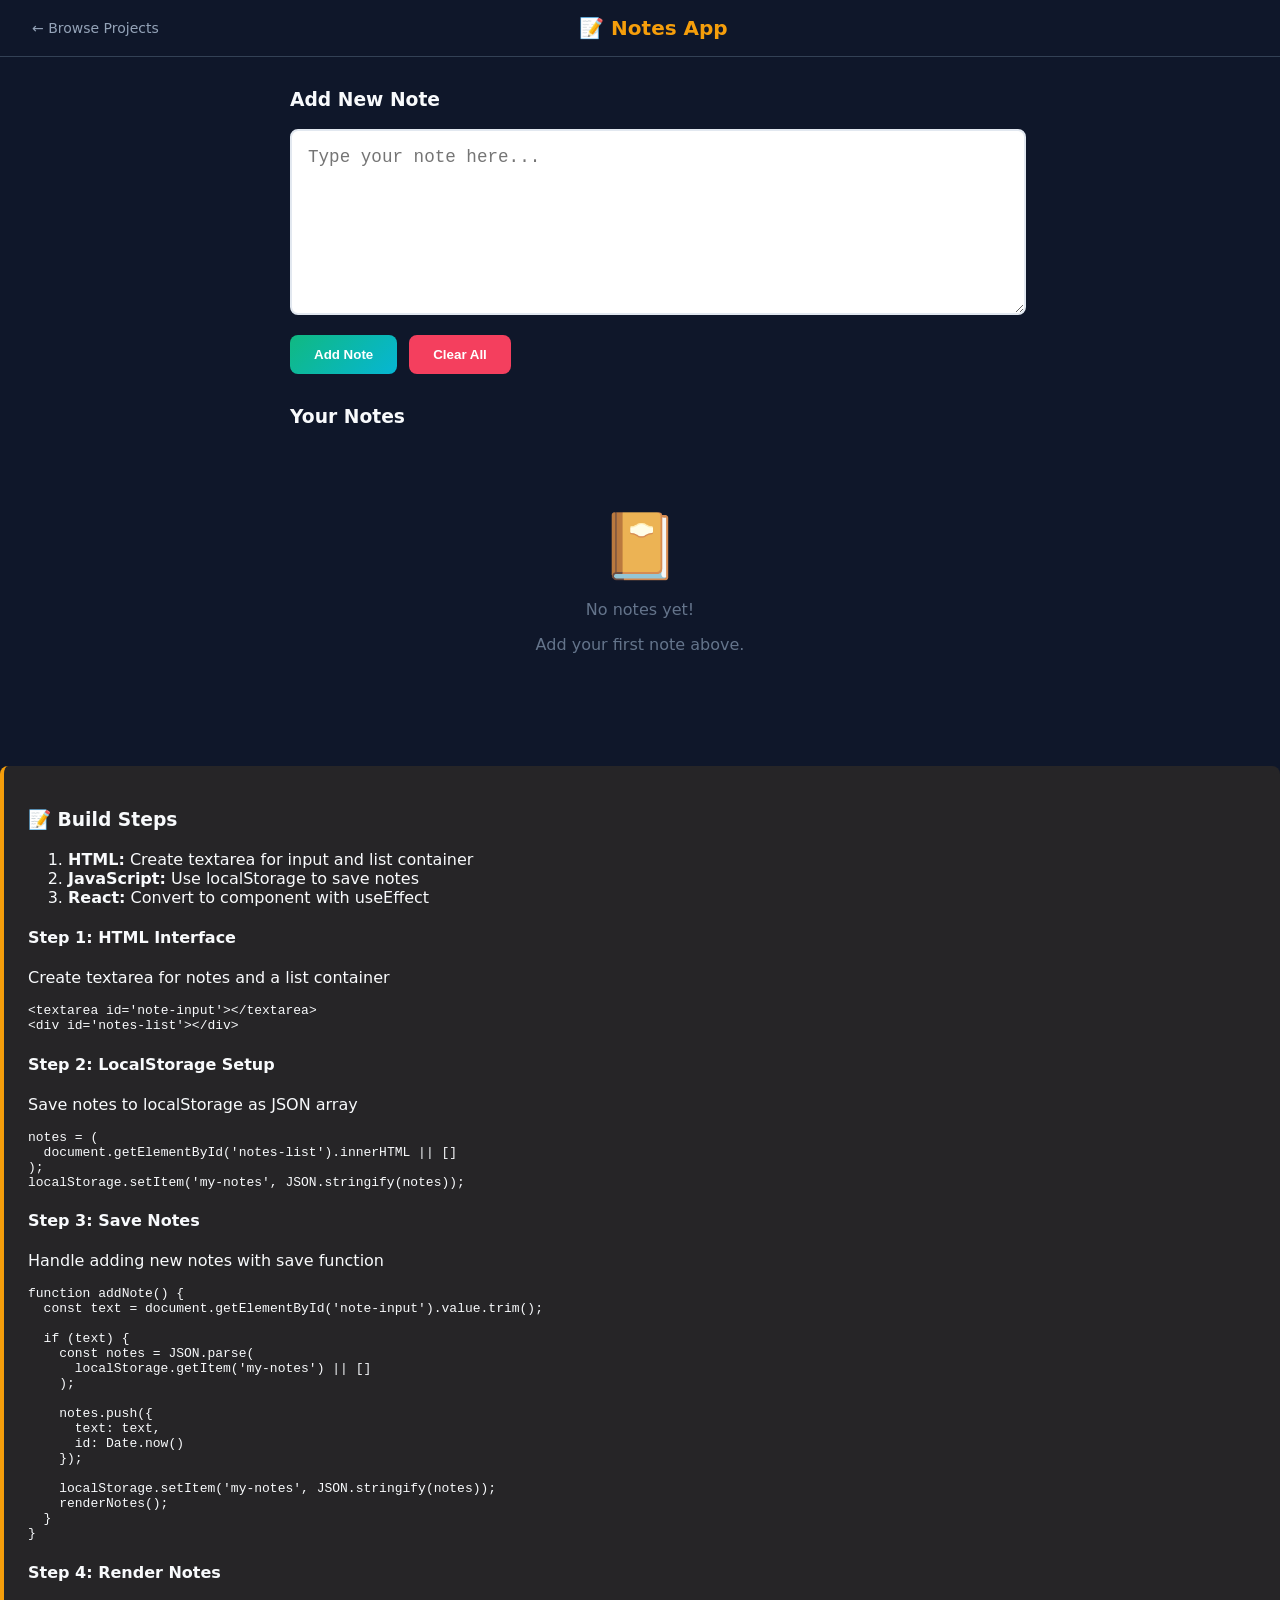
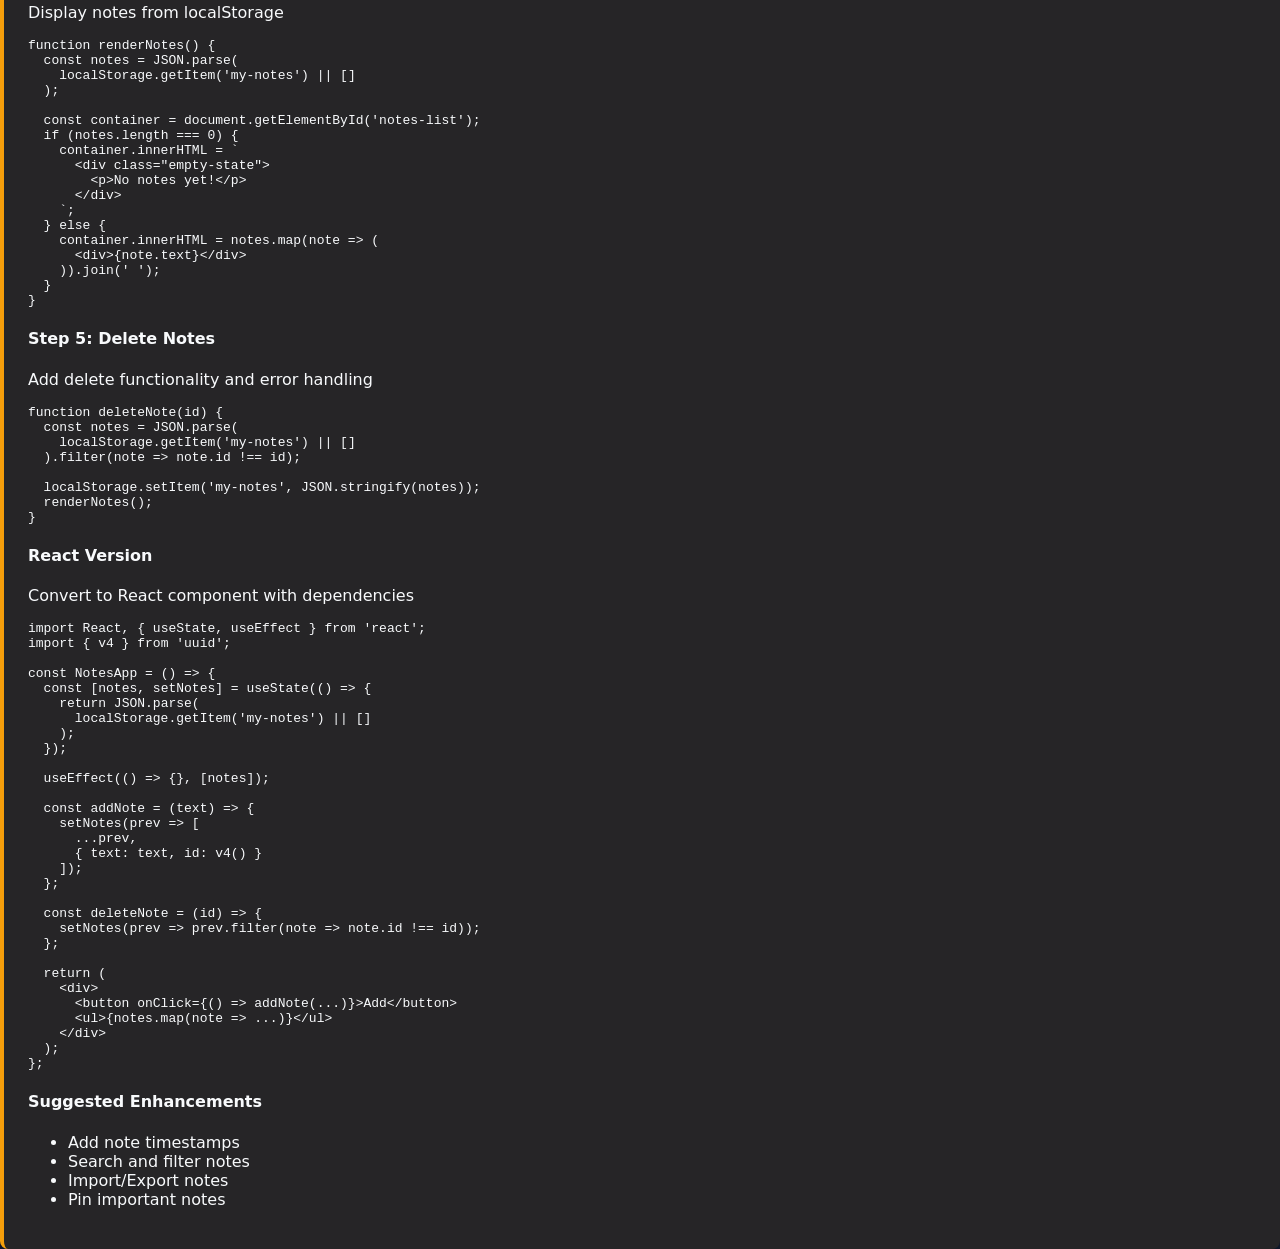
<file: notes/index.html>
<!DOCTYPE html>
<html lang="en">
<head>
  <meta charset="UTF-8">
  <meta name="viewport" content="width=device-width, initial-scale=1.0">
  <title>Notes App</title>
  <link rel="stylesheet" href="../xray.css">
  <style>
    .notes-app {
      max-width: 700px;
      margin: 2rem auto;
    }
    
    .notes-toolbar {
      display: flex;
      gap: 0.75rem;
      margin-bottom: 1.5rem;
    }
    
    .notes-btn {
      padding: 0.75rem 1.5rem;
      background: linear-gradient(135deg, #10b981, #06b6d4);
      color: white;
      border: none;
      border-radius: 0.5rem;
      font-weight: 600;
      cursor: pointer;
      transition: transform 0.2s ease;
    }
    
    .notes-btn:hover {
      transform: translateY(-2px);
    }
    
    .notes-input {
      width: 100%;
      padding: 1rem;
      font-size: 1.1rem;
      border: 2px solid #e2e8f0;
      border-radius: 0.5rem;
      margin-bottom: 1rem;
      min-height: 150px;
      font-family: 'Fira Code', monospace;
    }
    
    .notes-list {
      display: flex;
      flex-direction: column;
      gap: 1rem;
    }
    
    .note-item {
      background: linear-gradient(145deg, #dbeafe, #bfdbfe);
      border: 2px solid #bfdbfe;
      border-radius: 0.75rem;
      padding: 1.5rem;
      position: relative;
      transition: transform 0.2s ease, box-shadow 0.2s ease;
    }
    
    .note-item:hover {
      transform: translateX(5px);
      box-shadow: 0 8px 25px rgba(59,130,246,0.15);
    }
    
    .note-content {
      font-size: 1rem;
      line-height: 1.7;
      color: #1e293b;
      margin-bottom: 1rem;
    }
    
    .note-meta {
      font-size: 0.8rem;
      color: #64748b;
      display: flex;
      justify-content: space-between;
    }
    
    .note-delete {
      background: #fca5a5;
      color: white;
      border: none;
      padding: 0.5rem 1rem;
      border-radius: 0.3rem;
      cursor: pointer;
      margin-left: 1rem;
    }
    
    .empty-state {
      text-align: center;
      padding: 4rem 2rem;
      color: #64748b;
    }
    
    .empty-icon {
      font-size: 4rem;
      display: block;
      margin-bottom: 1rem;
    }
    
    .step-guide {
      background: rgba(245,158,11,0.1);
      border-left: 4px solid #f59e0b;
      border-radius: 0.5rem;
      padding: 1.5rem;
      margin-top: 2rem;
      text-align: left;
    }
  </style>
</head>
<body>
  <header class="xray-header">
    <a href="../index.html" class="back-link">← Browse Projects</a>
    <h1 style="color: #f59e0b;">📝 Notes App</h1>
    <div style="width: 100px;"></div>
  </header>

  <section>
    <main>
      <div class="notes-app">
        <div id="add-note-section">
          <h3> Add New Note</h3>
          <textarea id="note-input" class="notes-input" placeholder="Type your note here..."></textarea>
          <div class="notes-toolbar">
            <button id="addNoteBtn" class="notes-btn">Add Note</button>
            <button id="clearBtn" class="notes-btn" style="background:#f43f5e;">Clear All</button>
          </div>
        </div>

        <h3 style="margin-top: 2rem;">Your Notes</h3>
        <div id="notes-list" class="notes-list">
          <!-- Notes will be rendered here -->
        </div>

        <div id="empty-state" class="empty-state">
          <span class="empty-icon">📔</span>
          <p>No notes yet!</p>
          <p>Add your first note above.</p>
        </div>
      </div>

      <div class="step-guide">
        <h3>📝 Build Steps</h3>
        <ol>
          <li><strong>HTML:</strong> Create textarea for input and list container</li>
          <li><strong>JavaScript:</strong> Use localStorage to save notes</li>
          <li><strong>React:</strong> Convert to component with useEffect</li>
        </ol>

        <div class="step-section">
          <h4>Step 1: HTML Interface</h4>
          <p>Create textarea for notes and a list container</p>
          <pre><code><span class="code-comment">&lt;textarea</span> id=<span class="code-string">'note-input'</span>&gt;&lt;/textarea&gt;
<span class="code-comment">&lt;div</span> id=<span class="code-string">'notes-list'</span>&gt;&lt;/div&gt;
</code></pre>
        </div>

        <div class="step-section">
          <h4>Step 2: LocalStorage Setup</h4>
          <p>Save notes to localStorage as JSON array</p>
          <pre><code>notes = (
  <span>document</span>.getElementById(<span class="code-string">'notes-list'</span>).innerHTML || <span class="code-string">[]</span>
);
localStorage.setItem(<span class="code-string">'my-notes'</span>, JSON.stringify(notes));
</code></pre>
        </div>

        <div class="step-section">
          <h4>Step 3: Save Notes</h4>
          <p>Handle adding new notes with save function</p>
          <pre><code><span>function</span> addNote() {
  <span>const</span> text = <span>document</span>.getElementById(<span class="code-string">'note-input'</span>).value.trim();
  
  <span>if</span> (text) {
    <span>const</span> notes = JSON.parse(
      localStorage.getItem(<span class="code-string">'my-notes'</span>) || <span class="code-string">[]</span>
    );
    
    notes.push({
      text: text,
      id: Date.now()
    });
    
    localStorage.setItem(<span class="code-string">'my-notes'</span>, JSON.stringify(notes));
    renderNotes();
  }
}
</code></pre>
        </div>

        <div class="step-section">
          <h4>Step 4: Render Notes</h4>
          <p>Display notes from localStorage</p>
          <pre><code><span>function</span> renderNotes() {
  <span>const</span> notes = JSON.parse(
    localStorage.getItem(<span class="code-string">'my-notes'</span>) || <span class="code-string">[]</span>
  );
  
  <span>const</span> container = <span>document</span>.getElementById(<span class="code-string">'notes-list'</span>);
  <span>if</span> (notes.length === 0) {
    container.innerHTML = <span class="code-string">`
      &lt;div class="empty-state"&gt;
        &lt;p&gt;No notes yet!&lt;/p&gt;
      &lt;/div&gt;
    `;
  } <span>else</span> {
    container.innerHTML = notes.map(note =&gt; (
      <span class="code-string">&lt;div&gt;{note.text}&lt;/div&gt;</span>
    )).join(<span class="code-string">' '</span>);
  }
}
</code></pre>
        </div>

        <div class="step-section">
          <h4>Step 5: Delete Notes</h4>
          <p>Add delete functionality and error handling</p>
          <pre><code><span>function</span> deleteNote(id) {
  <span>const</span> notes = JSON.parse(
    localStorage.getItem(<span class="code-string">'my-notes'</span>) || <span class="code-string">[]</span>
  ).filter(note =&gt; note.id !== id);
  
  localStorage.setItem(<span class="code-string">'my-notes'</span>, JSON.stringify(notes));
  renderNotes();
}
</code></pre>
        </div>

        <div class="step-section">
          <h4>React Version</h4>
          <p>Convert to React component with dependencies</p>
          <pre><code><span>import</span> React, { useState, useEffect } <span>from</span> <span class="code-string">'react'</span>;
<span>import</span> { v4 } <span>from</span> <span class="code-string">'uuid'</span>;

<span>const</span> NotesApp = () => {
  <span>const</span> [notes, setNotes] = useState(() =&gt; {
    <span>return</span> JSON.parse(
      localStorage.getItem(<span class="code-string">'my-notes'</span>) || <span class="code-string">[]</span>
    );
  });
  
  <span>useEffect</span>(() => {}, [notes]);
  
  <span>const</span> addNote = (text) =&gt; {
    <span>setNotes</span>(prev =&gt; [
      ...prev,
      { text: text, id: v4() }
    ]);
  };
  
  <span>const</span> deleteNote = (id) =&gt; {
    <span>setNotes</span>(prev =&gt; prev.filter(note =&gt; note.id !== id));
  };
  
  <span>return</span> (
    &lt;<span class="code-string">div</span>&gt;
      &lt;button onClick={() =&gt; addNote(...)}&gt;Add&lt;/button&gt;
      &lt;ul&gt;{notes.map(note =&gt; ...)}&lt;/ul&gt;
    &lt;/div&gt;
  );
};
</code></pre>
        </div>

        <div class="step-section">
          <h4>Suggested Enhancements</h4>
          <ul>
            <li>Add note timestamps</li>
            <li>Search and filter notes</li>
            <li>Import/Export notes</li>
            <li>Pin important notes</li>
          </ul>
        </div>
      </div>
    </main>
  </section>

  <script>
    <span>function</span> addNote() {
      <span>const</span> text = <span>document</span>.getElementById(<span class="code-string">'note-input'</span>).value.trim();
      <span>const</span> notes = JSON.parse(
        localStorage.getItem(<span class="code-string">'my-notes'</span>) || <span class="code-string">[]</span>
      ).map(note =&gt; ({...note, createdAt: new Date().toISOString()}));
      
      <span>if</span> (text) {
        <span>const</span> newNotes = [...notes, { text, createdAt: new Date().toISOString(), id: Date.now() }];
        localStorage.setItem(<span class="code-string">'my-notes'</span>, JSON.stringify(newNotes));
        renderNotes();
        <span>document</span>.getElementById(<span class="code-string">'note-input'</span>).value = <span class="code-string">''</span>;
      }
    }

    <span>function</span> renderNotes() {
      <span>const</span> notes = JSON.parse(
        localStorage.getItem(<span class="code-string">'my-notes'</span>) || <span class="code-string">[]</span>
      );
      
      <span>const</span> list = document.getElementById(<span class="code-string">'notes-list'</span>);
      <span>if</span> (notes.length === 0) {
        list.innerHTML = <span class="code-string">&lt;div class="empty-state"&gt;...</span&gt;
      } <span>else</span> {
        list.innerHTML = notes.map(note =&gt; (
          <span class="code-string">&lt;div&gt;
            &lt;h4&gt;{note.text}&lt;/h4&gt;
            &lt;span&gt;{new Date(note.createdAt).toLocaleDateString()} &lt;/span&gt;
            &lt;button&gt;Delete&lt;/button&gt;
          &lt;/div&gt;
        )).join(<span class="code-string">' '</span>);
      }
    }

    <span>function</span> deleteNote(id) {
      <span>const</span> notes = JSON.parse(
        localStorage.getItem(<span class="code-string">'my-notes'</span>) || <span class="code-string">[]</span>
      ).filter(note =&gt; note.id !== id);
      
      localStorage.setItem(<span class="code-string">'my-notes'</span>, JSON.stringify(notes));
      renderNotes();
    }

    <span>document</span>.getElementById(<span class="code-string">'addNoteBtn'</span>).onclick = addNote;
    <span>document</span>.addEventListener(<span class="code-string">'keydown'</span>, e =&gt; {
      <span>if</span> (e.key === <span class="code-string">'Enter'</span> &amp;&amp; <span>document</span>.getElementById(<span class="code-string">'note-input'</span>).value) {
        <span>addNote</span>();
      }
    });
  </script>
</body>
</html>
</file>
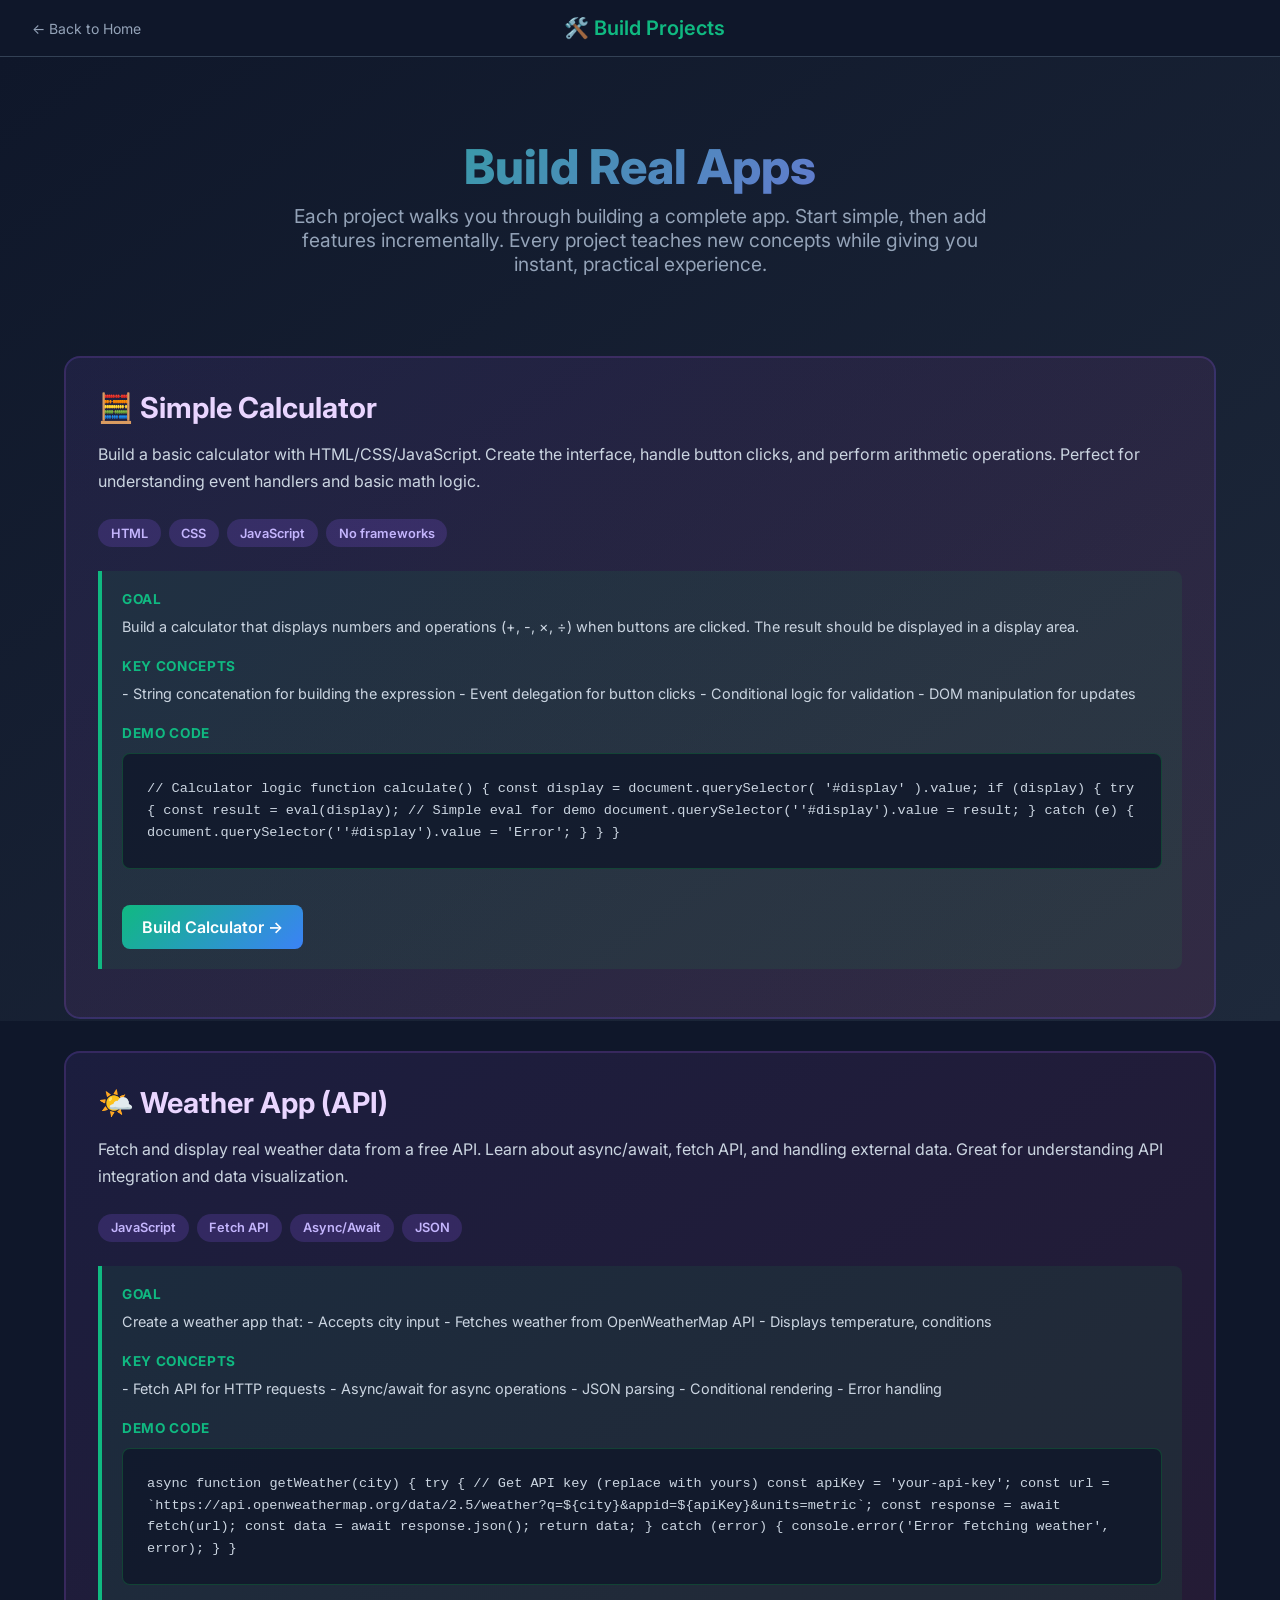
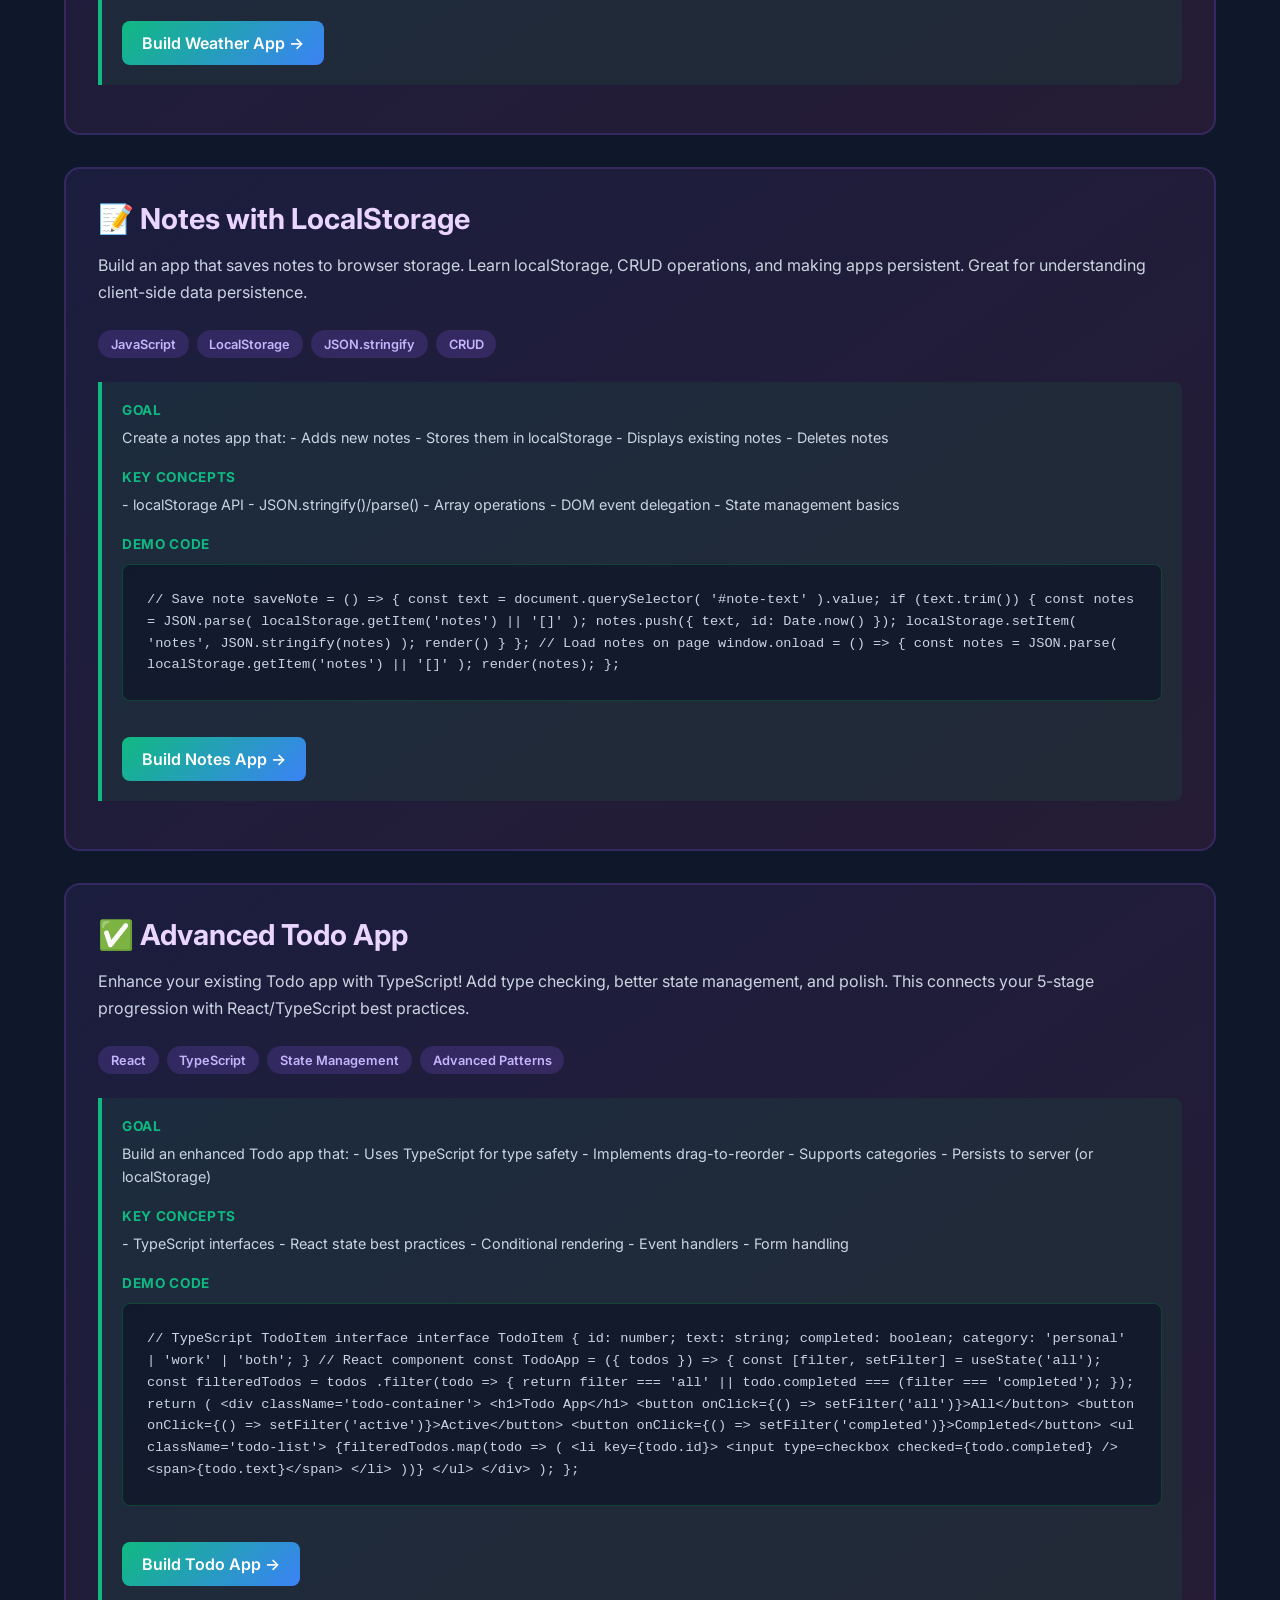
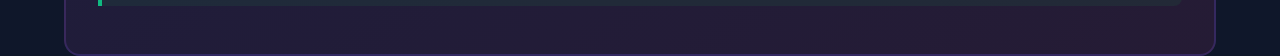
<file: projects/index.html>
<!DOCTYPE html>
<html lang="en">
<head>
  <meta charset="UTF-8">
  <meta name="viewport" content="width=device-width, initial-scale=1.0">
  <title>Build Projects - Web Dev Learning Path</title>
  <link rel="stylesheet" href="../xray.css">
  <link href="https://fonts.googleapis.com/css2?family=Inter:wght@300;400;600;700;800&display=swap" rel="stylesheet">
  <style>
    .projects-section {
      background: linear-gradient(145deg, #0f172a, #1e293b);
      color: #f1f5f9;
      min-height: 100vh;
      padding: 2rem;
    }
    
    .projects-header {
      text-align: center;
      padding: 3rem 0;
    }
    
    .projects-title {
      font-size: 3rem;
      font-weight: 800;
      margin: 0 0 0.5rem 0;
      background: linear-gradient(135deg, #10b981, #8b5cf6);
      -webkit-background-clip: text;
      -webkit-text-fill-color: transparent;
      background-clip: text;
    }
    
    .projects-subtitle {
      font-size: 1.2rem;
      color: #94a3b8;
      max-width: 700px;
      margin: 0 auto;
    }
    
    .projects-grid {
      display: grid;
      grid-template-columns: 1fr;
      gap: 2rem;
      max-width: 1200px;
      margin: 2rem auto;
      padding: 0 2rem;
    }
    
    .project-card {
      background: linear-gradient(145deg, rgba(139,92,246,0.1), rgba(236,72,153,0.1));
      border: 2px solid rgba(139,92,246,0.2);
      border-radius: 1rem;
      padding: 2rem;
      transition: transform 0.3s ease, box-shadow 0.3s ease;
    }
    
    .project-card:hover {
      transform: translateY(-5px) scale(1.01);
      box-shadow: 0 15px 40px rgba(139,92,246,0.2);
    }
    
    .project-title {
      font-size: 1.8rem;
      font-weight: 700;
      color: #e9d5ff;
      margin: 0 0 1rem 0;
    }
    
    .project-desc {
      font-size: 1rem;
      color: #cbd5e1;
      line-height: 1.7;
      margin-bottom: 1.5rem;
    }
    
    .tech-stack {
      display: flex;
      flex-wrap: wrap;
      gap: 0.5rem;
      margin-bottom: 1.5rem;
    }
    
    .tech-badge {
      padding: 0.4rem 0.8rem;
      background: rgba(139,92,246,0.2);
      border-radius: 20px;
      font-size: 0.8rem;
      color: #c4b5fd;
      font-weight: 600;
    }
    
    .project-details {
      background: rgba(22,163,74,0.1);
      border-left: 4px solid #10b981;
      border-radius: 0 0.5rem 0.5rem 0;
      padding: 1.25rem;
      margin-bottom: 1rem;
    }
    
    .detail-section {
      margin-bottom: 1.25rem;
    }
    
    .detail-section:last-child {
      margin-bottom: 0;
    }
    
    .detail-label {
      font-size: 0.85rem;
      font-weight: 700;
      color: #10b981;
      text-transform: uppercase;
      letter-spacing: 0.05em;
      margin-bottom: 0.5rem;
    }
    
    .detail-content {
      font-size: 0.9rem;
      color: #cbd5e1;
      line-height: 1.6;
    }
    
    .code-block {
      background: rgba(15,23,42,0.8);
      border: 1px solid rgba(22,163,74,0.3);
      border-radius: 0.5rem;
      padding: 1.5rem;
      font-family: 'Fira Code', 'Courier New', monospace;
      font-size: 0.85rem;
      color: #cbd5e1;
      overflow-x: auto;
      margin-top: 0.75rem;
      line-height: 1.6;
    }
    
    .copy-btn {
      background: linear-gradient(135deg, #10b981, #3b82f6);
      color: white;
      border: none;
      padding: 0.5rem 1rem;
      border-radius: 0.3rem;
      font-size: 0.8rem;
      font-weight: 600;
      cursor: pointer;
      margin-top: 0.75rem;
      transition: transform 0.2s ease, box-shadow 0.2s ease;
    }
    
    .copy-btn:hover {
      transform: translateY(-2px);
      box-shadow: 0 4px 12px rgba(16,185,129,0.3);
    }
    
    .link-btn {
      display: inline-flex;
      align-items: center;
      gap: 0.5rem;
      padding: 0.75rem 1.25rem;
      background: linear-gradient(135deg, #10b981, #3b82f6);
      color: white;
      text-decoration: none;
      border-radius: 0.5rem;
      font-weight: 600;
      margin-top: 1rem;
      transition: transform 0.2s ease;
    }
    
    .link-btn:hover {
      transform: translateY(-2px);
    }
  </style>
</head>
<body>
  <header class="xray-header">
    <a href="../" class="back-link">← Back to Home</a>
    <h1 style="color: #10b981;">🛠️ Build Projects</h1>
    <div style="width: 100px;"></div>
  </header>

  <section class="projects-section">
    <div class="projects-header">
      <h2 class="projects-title">Build Real Apps</h2>
      <p class="projects-subtitle">
        Each project walks you through building a complete app. Start simple, 
        then add features incrementally. Every project teaches new concepts 
        while giving you instant, practical experience.
      </p>
    </div>

    <section class="projects-grid">
      <!-- Project 1: Simple Calculator -->
      <div class="project-card">
        <div class="project-title">
          <span>🧮</span> Simple Calculator
        </div>
        <p class="project-desc">
          Build a basic calculator with HTML/CSS/JavaScript. Create the interface, 
          handle button clicks, and perform arithmetic operations. Perfect for 
          understanding event handlers and basic math logic.
        </p>
        
        <div class="tech-stack">
          <span class="tech-badge">HTML</span>
          <span class="tech-badge">CSS</span>
          <span class="tech-badge">JavaScript</span>
          <span class="tech-badge">No frameworks</span>
        </div>

        <div class="project-details">
          <div class="detail-section">
            <div class="detail-label">Goal</div>
            <div class="detail-content">
              Build a calculator that displays numbers and operations (+, -, ×, ÷) when buttons are clicked. The result should be displayed in a display area.
            </div>
          </div>

          <div class="detail-section">
            <div class="detail-label">Key Concepts</div>
            <div class="detail-content">
              - String concatenation for building the expression
              - Event delegation for button clicks
              - Conditional logic for validation
              - DOM manipulation for updates
            </div>
          </div>

          <div class="detail-section">
            <div class="detail-label">Demo Code</div>
            <div class="code-block">
<span class="code-comment">// Calculator logic</span>
<span class="code-keyword">function</span> calculate() {
  <span class="code-keyword">const</span> display = document.querySelector(
    <span class="code-string">'#display'</span>
  ).value;
  
  <span class="code-keyword">if</span> (display) {
    <span class="code-keyword">try</span> {
      <span class="code-keyword">const</span> result = eval(display); <span class="code-comment">// Simple eval for demo</span>
      document.querySelector('<span class="code-string">'#display'</span>).value = result;
    } <span class="code-keyword">catch</span> (e) {
      document.querySelector('<span class="code-string">'#display'</span>).value = <span class="code-string">'Error'</span>;
    }
  }
}
            </div>
          </div>
          
          <a href="calculator/" class="link-btn">
            Build Calculator →
          </a>
        </div>
      </div>

      <!-- Project 2: Weather App -->
      <div class="project-card">
        <div class="project-title">
          <span>🌤️</span> Weather App (API)
        </div>
        <p class="project-desc">
          Fetch and display real weather data from a free API. Learn about async/await, 
          fetch API, and handling external data. Great for understanding API integration 
          and data visualization.
        </p>
        
        <div class="tech-stack">
          <span class="tech-badge">JavaScript</span>
          <span class="tech-badge">Fetch API</span>
          <span class="tech-badge">Async/Await</span>
          <span class="tech-badge">JSON</span>
        </div>

        <div class="project-details">
          <div class="detail-section">
            <div class="detail-label">Goal</div>
            <div class="detail-content">
              Create a weather app that:
              - Accepts city input
              - Fetches weather from OpenWeatherMap API
              - Displays temperature, conditions
            </div>
          </div>

          <div class="detail-section">
            <div class="detail-label">Key Concepts</div>
            <div class="detail-content">
              - Fetch API for HTTP requests
              - Async/await for async operations
              - JSON parsing
              - Conditional rendering
              - Error handling
            </div>
          </div>

          <div class="detail-section">
            <div class="detail-label">Demo Code</div>
            <div class="code-block">
<span class="code-keyword">async function</span> getWeather(city) {
  <span class="code-keyword">try</span> {
    <span class="code-comment">// Get API key (replace with yours)</span>
    <span class="code-keyword">const</span> apiKey = <span class="code-string">'your-api-key'</span>;
    <span class="code-keyword">const</span> url = <span class="code-string">`https://api.openweathermap.org/data/2.5/weather?q=${city}&appid=${apiKey}&units=metric`</span>;
    
    <span class="code-keyword">const</span> response = <span class="keyward">await</span> fetch(url);
    <span class="code-keyword">const</span> data = <span class="code-keyword">await</span> response.json();
    
    <span class="code-keyword">return</span> data;
  } <span class="code-keyword">catch</span> (error) {
    console.error(<span class="code-string">'Error fetching weather'</span>, error);
  }
}
            </div>
          </div>
          
          <a href="weather/" class="link-btn">
            Build Weather App →
          </a>
        </div>
      </div>

      <!-- Project 3: Notes with LocalStorage -->
      <div class="project-card">
        <div class="project-title">
          <span>📝</span> Notes with LocalStorage
        </div>
        <p class="project-desc">
          Build an app that saves notes to browser storage. Learn localStorage, 
          CRUD operations, and making apps persistent. Great for understanding 
          client-side data persistence.
        </p>
        
        <div class="tech-stack">
          <span class="tech-badge">JavaScript</span>
          <span class="tech-badge">LocalStorage</span>
          <span class="tech-badge">JSON.stringify</span>
          <span class="tech-badge">CRUD</span>
        </div>

        <div class="project-details">
          <div class="detail-section">
            <div class="detail-label">Goal</div>
            <div class="detail-content">
              Create a notes app that:
              - Adds new notes
              - Stores them in localStorage
              - Displays existing notes
              - Deletes notes
            </div>
          </div>

          <div class="detail-section">
            <div class="detail-label">Key Concepts</div>
            <div class="detail-content">
              - localStorage API
              - JSON.stringify()/parse()
              - Array operations
              - DOM event delegation
              - State management basics
            </div>
          </div>

          <div class="detail-section">
            <div class="detail-label">Demo Code</div>
            <div class="code-block">
<span class="code-comment">// Save note</span>
<span class="code-keyword">saveNote</span> = () => {
  <span class="code-keyword">const</span> text = document.querySelector(
    <span class="code-string">'#note-text'</span>
  ).value;
  
  <span class="code-keyword">if</span> (text.trim()) {
    <span class="code-keyword">const</span> notes = JSON.parse(
      localStorage.getItem(<span class="code-string">'notes'</span>) || <span class="code-string">'[]'</span>
    );
    
    notes.push({
      text,
      id: Date.now()
    });
    
    localStorage.setItem(
      <span class="code-string">'notes'</span>,
      JSON.stringify(notes)
    );
    
    <span class="code-keyword">render</span>()
  }
};

<span class="code-comment">// Load notes on page</span>
window.onload = () => {
  <span class="code-keyword">const</span> notes = JSON.parse(
    localStorage.getItem(<span class="code-string">'notes'</span>) || <span class="code-string">'[]'</span>
  );
  <span class="code-keyword">render</span>(notes);
};
            </div>
          </div>
          
          <a href="notes/" class="link-btn">
            Build Notes App →
          </a>
        </div>
      </div>

      <!-- Project 4: Advanced Todo App -->
      <div class="project-card">
        <div class="project-title">
          <span>✅</span> Advanced Todo App
        </div>
        <p class="project-desc">
          Enhance your existing Todo app with TypeScript! Add type checking, 
          better state management, and polish. This connects your 5-stage 
          progression with React/TypeScript best practices.
        </p>
        
        <div class="tech-stack">
          <span class="tech-badge">React</span>
          <span class="tech-badge">TypeScript</span>
          <span class="tech-badge">State Management</span>
          <span class="tech-badge">Advanced Patterns</span>
        </div>

        <div class="project-details">
          <div class="detail-section">
            <div class="detail-label">Goal</div>
            <div class="detail-content">
              Build an enhanced Todo app that:
              - Uses TypeScript for type safety
              - Implements drag-to-reorder
              - Supports categories
              - Persists to server (or localStorage)
            </div>
          </div>

          <div class="detail-section">
            <div class="detail-label">Key Concepts</div>
            <div class="detail-content">
              - TypeScript interfaces
              - React state best practices
              - Conditional rendering
              - Event handlers
              - Form handling
            </div>
          </div>

          <div class="detail-section">
            <div class="detail-label">Demo Code</div>
            <div class="code-block">
<span class="code-comment">// TypeScript TodoItem interface</span>
<span class="code-keyword">interface</span> TodoItem {
  id: number;
  text: string;
  completed: boolean;
  category: <span class="code-string">'personal'</span> | <span class="code-string">'work'</span> | <span class="code-string">'both'</span>;
}

<span class="code-comment">// React component</span>
<span class="code-keyword">const</span> TodoApp = ({ todos }) => {
  <span class="code-keyword">const</span> [filter, setFilter] = useState(<span class="code-string">'all'</span>);
  
  <span class="code-keyword">const</span> filteredTodos = todos
    .<span class="code-function">filter</span>(todo => {
      <span class="code-keyword">return</span> filter === <span class="code-string">'all'</span> ||
        todo.completed === (filter === <span class="code-string">'completed'</span>);
    });
  
  <span class="code-keyword">return</span> (
    &lt;<span class="code-string">div</span> className=<span class="code-string">'todo-container'</span>&gt;
      &lt;h1&gt;Todo App&lt;/h1&gt;
      <span class="code-keyword">&lt;button</span> onClick={() => setFilter(<span class="code-string">'all'</span>)}&gt;All&lt;/button&gt;
      <span class="code-keyword">&lt;button</span> onClick={() => setFilter(<span class="code-string">'active'</span>)}&gt;Active&lt;/button&gt;
      <span class="code-keyword">&lt;button</span> onClick={() => setFilter(<span class="code-string">'completed'</span>)}&gt;Completed&lt;/button&gt;
      
      <span class="code-keyword">&lt;ul</span> className=<span class="code-string">'todo-list'</span>&gt;
        {filteredTodos.map(todo =&gt; (
          <span class="code-keyword">&lt;li</span> key={todo.id}>
            <span class="code-keyword">&lt;input</span> type=<span class="code-string">checkbox</span> checked={todo.completed} /&gt;
            <span class="code-keyword">&lt;span&gt;{todo.text}&lt;/span&gt;</span>
          <span class="code-keyword">&lt;/li&gt;</span>
        ))}
      <span class="code-keyword">&lt;/ul&gt;</span>
    &lt;/div&gt;
  );
};
            </div>
          </div>
          
          <a href="todo-advanced/" class="link-btn">
            Build Todo App →
          </a>
        </div>
      </div>
    </section>
  </section>
</body>
</html>
</file>
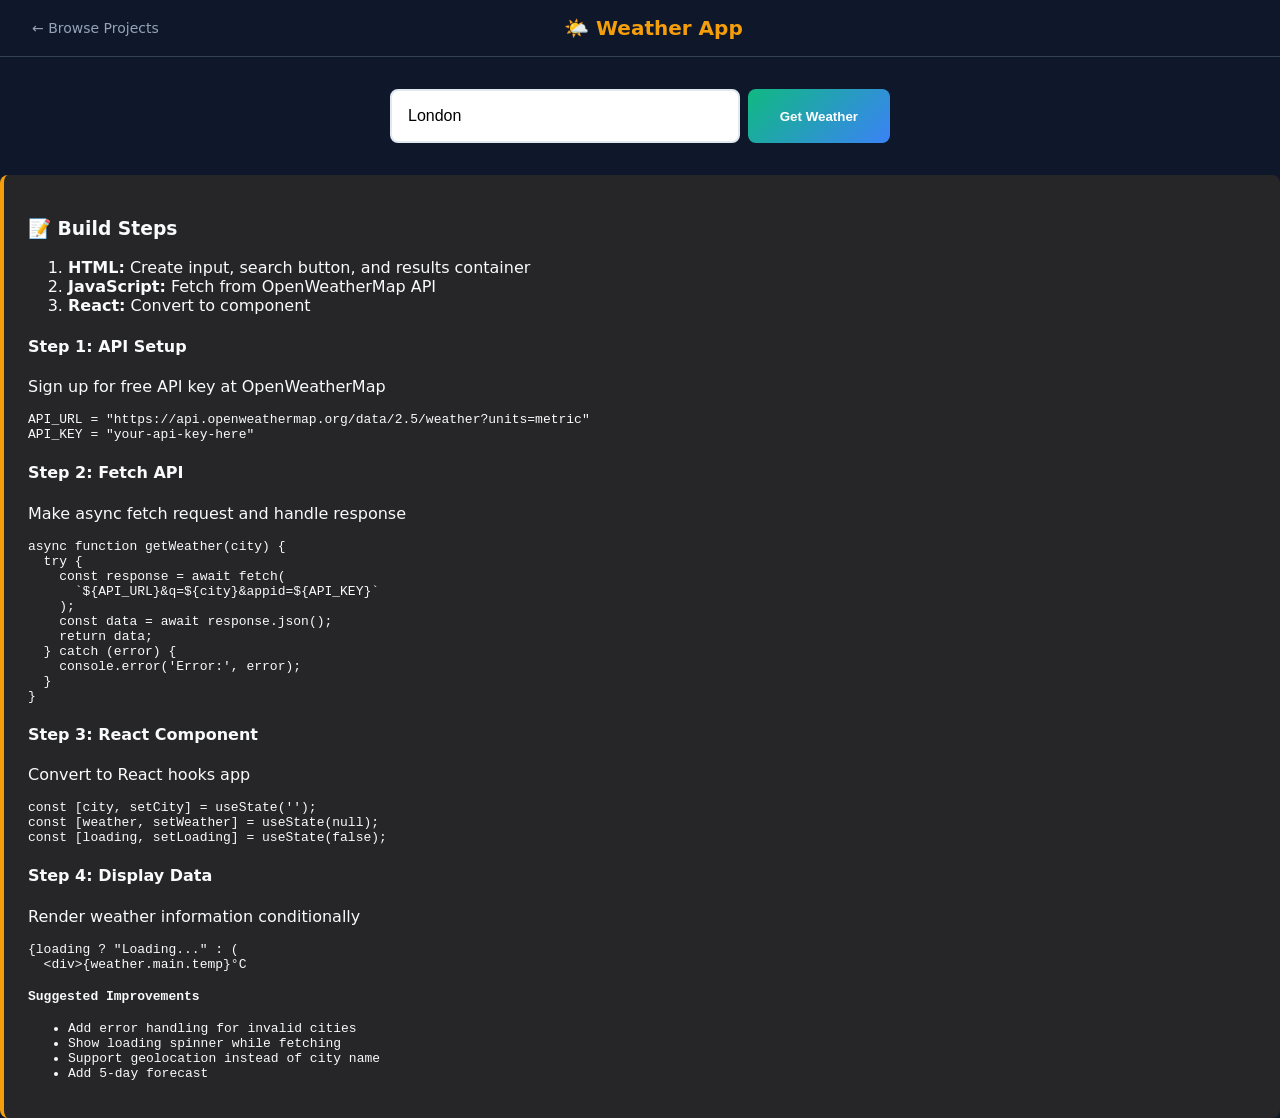
<file: weather/index.html>
<!DOCTYPE html>
<html lang="en">
<head>
  <meta charset="UTF-8">
  <meta name="viewport" content="width=device-width, initial-scale=1.0">
  <title>Weather App</title>
  <link rel="stylesheet" href="../xray.css">
  <style>
    .weather-app {
      max-width: 500px;
      margin: 2rem auto;
      text-align: center;
    }
    
    .weather-search {
      display: flex;
      gap: 0.5rem;
      margin-bottom: 2rem;
    }
    
    .weather-input {
      flex: 1;
      padding: 1rem;
      font-size: 1rem;
      border: 2px solid #e2e8f0;
      border-radius: 0.5rem;
      background: white;
    }
    
    .weather-btn {
      padding: 1rem 2rem;
      background: linear-gradient(135deg, #10b981, #3b82f6);
      color: white;
      border: none;
      border-radius: 0.5rem;
      font-weight: 600;
      cursor: pointer;
    }
    
    .weather-display {
      display: none;
    }
    
    .weather-icon {
      font-size: 5rem;
      margin-bottom: 1rem;
    }
    
    .weather-temp {
      font-size: 3rem;
      color: #10b981;
      font-weight: 700;
    }
    
    .weather-desc {
      text-transform: capitalize;
      margin-bottom: 1.5rem;
    }
    
    .weather-details {
      display: grid;
      grid-template-columns: repeat(2, 1fr);
      gap: 1rem;
      margin-top: 2rem;
      text-align: left;
    }
    
    .detail-section {
      padding: 1rem;
      background: rgba(22,163,74,0.1);
      border-radius: 0.5rem;
    }
    
    .step-guide {
      background: rgba(245,158,11,0.1);
      border-left: 4px solid #f59e0b;
      border-radius: 0.5rem;
      padding: 1.5rem;
      margin-top: 2rem;
      text-align: left;
    }
  </style>
</head>
<body>
  <header class="xray-header">
    <a href="../index.html" class="back-link">← Browse Projects</a>
    <h1 style="color: #f59e0b;">🌤️ Weather App</h1>
    <div style="width: 100px;"></div>
  </header>

  <section>
    <main>
      <div class="weather-app">
        <div id="search" class="weather-search">
          <input type="text" id="city" class="weather-input" 
                 placeholder="Enter city name..." 
                 value="London">
          <button id="searchBtn" class="weather-btn">Get Weather</button>
        </div>

        <div id="weather" class="weather-app weather-display">
          <div id="icon" class="weather-icon">⛅</div>
          <div id="city" class="weather-city">London</div>
          <div id="temp" class="weather-temp">15°C</div>
          <div id="description" class="weather-desc">Mostly Cloudy</div>
          
          <div id="details" class="weather-details">
            <div class="detail-section">
              <h4>💨</h4>
              <div id="wind">5.2 km/h</div>
            </div>
            <div class="detail-section">
              <h4>💧</h4>
              <div id="humidity">75%</div>
            </div>
            <div class="detail-section">
              <h4>🌡️</h4>
              <div id="feels-like">Feels like 13°C</div>
            </div>
            <div class="detail-section">
              <h4>🧭</h4>
              <div id="pressure">1013 hPa</div>
            </div>
          </div>
        </div>
      </div>

      <div class="step-guide">
        <h3>📝 Build Steps</h3>
        <ol>
          <li><strong>HTML:</strong> Create input, search button, and results container</li>
          <li><strong>JavaScript:</strong> Fetch from OpenWeatherMap API</li>
          <li><strong>React:</strong> Convert to component</li>
        </ol>

        <div class="step-section">
          <h4>Step 1: API Setup</h4>
          <p>Sign up for free API key at OpenWeatherMap</p>
          <pre><code>API_URL = "https://api.openweathermap.org/data/2.5/weather?units=metric"
API_KEY = "your-api-key-here"
</code></pre>
        </div>

        <div class="step-section">
          <h4>Step 2: Fetch API</h4>
          <p>Make async fetch request and handle response</p>
          <pre><code><span class="code-keyword">async function</span> getWeather(city) {
  <span class="code-keyword">try</span> {
    <span class="code-keyword">const</span> response = <span class="code-keyword">await</span> fetch(
      `${API_URL}&q=${city}&appid=${API_KEY}`
    );
    <span class="code-keyword">const</span> data = <span class="code-keyword">await</span> response.json();
    <span class="code-keyword">return</span> data;
  } <span class="code-keyword">catch</span> (error) {
    console.error(<span class="code-string">'Error:'</span>, error);
  }
}
</code></pre>
        </div>

        <div class="step-section">
          <h4>Step 3: React Component</h4>
          <p>Convert to React hooks app</p>
          <pre><code><span class="code-keyword">const</span> [city, setCity] = useState(<span class="code-string">''</span>);
<span class="code-keyword">const</span> [weather, setWeather] = useState(null);
<span class="code-keyword">const</span> [loading, setLoading] = useState(false);
</code></pre>
        </div>

        <div class="step-section">
          <h4>Step 4: Display Data</h4>
          <p>Render weather information conditionally</p>
          <pre><code>{loading ? <span class="code-string">"Loading..."</span> : (
  <span class="code-string">&lt;div&gt;{weather.main.temp}°C</span&gt;
)}
</code></pre>
        </div>

        <div class="step-section">
          <h4>Suggested Improvements</h4>
          <ul>
            <li>Add error handling for invalid cities</li>
            <li>Show loading spinner while fetching</li>
            <li>Support geolocation instead of city name</li>
            <li>Add 5-day forecast</li>
          </ul>
        </div>
      </div>
    </main>
  </section>

  <script>
    <span>async function</span> getWeather(city) {
      <span>try</span> {
        <span>const</span> response = <span>await</span> fetch(
          `https://api.openweathermap.org/data/2.5/weather?units=metric&q=${city}`
        );
        <span>const</span> data = <span>await</span> response.json();
        
        <span>if</span> (response.ok) {
          <span>const</span> weather = {
            temp: data.main.temp.toFixed(1),
            feels: data.main.feels_like.toFixed(1),
            humidity: data.main.humidity,
            wind: data.wind.speed.toFixed(2),
            description: data.weather[0].description,
            icon: getDataIcon(data.weather[0].main)
          };
          
          <span>document</span>.getElementById(<span class="code-string">'weather'</span>).style.display = <span class="code-string">'block'</span>;
          <span>document</span>.getElementById(<span class="code-string">'search'</span>).style.display = <span class="code-string">'none'</span>;
          <span>document</span>.getElementById(<span class="code-string">'city'</span>).textContent = city;
          <span>document</span>.getElementById(<span class="code-string">'temp'</span>).textContent = weather.temp + <span class="code-string">'°C'</span>;
          <span>document</span>.getElementById(<span class="code-string">'feels-like'</span>).textContent = <span class="code-string">`Feels like ${weather.feels}°C`</span>;
          <span>document</span>.getElementById(<span class="code-string">'humidity'</span>).textContent = weather.humidity + <span class="code-string">'%'</span>;
          <span>document</span>.getElementById(<span class="code-string">'wind'</span>).textContent = weather.wind + <span class="code-string">' km/h'</span>;
          <span>document</span>.getElementById(<span class="code-string">'description'</span>).textContent = weather.description;
          <span>document</span>.getElementById(<span class="code-string">'icon'</span>).textContent = weather.icon;
        }
      } <span>catch</span> (error) {
        console.error(<span class="code-string">'Error fetching weather:'</span>, error);
      }
    }

    <span>function</span> getDataIcon(condition) {
      <span>switch</span> (condition) {
        <span>case</span> Clear: <span>return</span> ☀️;
        <span>case</span> Clouds: <span>return</span> ⛅;
        <span>case</span> Rain: <span>return</span> 🌧️;
        <span>default</span>: <span>return</span> ⛅;
      }
    }

    <span>document</span>.getElementById(<span class="code-string">'searchBtn'</span>).onclick = () => {
      <span>getWeather</span>(<span>document</span>.getElementById(<span class="code-string">'city'</span>).value);
    }
  </script>
</body>
</html>
</file>
<file: css/main.css>
/* ===== MAIN SITE STYLES ===== */

/* ===== SCROLL FIX ===== */
html {
  scroll-behavior: smooth;
  overflow-x: hidden;
}

/* ===== FIX: FOOTER / SCROLL LOCK ===== */
body {
  min-height: 100vh;
  display: flex;
  flex-direction: column;
}

/* ===== FIX: NAVIGATION CARDS ===== */
.nav-card {
  height: auto !important;
  min-height: 300px;
  display: flex !important;
  flex-direction: column !important;
}

.nav-card h2 {
  font-size: 1.75rem;
  font-weight: 700;
  margin-bottom: 0.5rem;
  line-height: 1.2;
}

.nav-card p.desc {
  font-size: 1rem;
  color: #94a3b8;
  line-height: 1.5;
  margin-bottom: 1.5rem;
}

.nav-card.whats-new {
  margin-top: auto;
  padding-top: 1.5rem;
  border-top: 1px solid rgba(255, 255, 255, 0.05);
}

.nav-card.whats-new h3 {
  font-size: 0.85rem;
  text-transform: uppercase;
  letter-spacing: 0.1em;
  color: rgba(var(--hover-color), 0.8);
  margin: 0 0 0.75rem 0;
}

.nav-card.whats-new ul {
  list-style: none;
  padding: 0;
  margin: 0;
  display: flex;
  flex-direction: column;
  gap: 0.5rem;
}

.nav-card.whats-new li {
  font-size: 0.9rem;
  color: #cbd5e1;
  display: flex;
  align-items: flex-start;
  gap: 0.5rem;
}

.nav-card.whats-new li::before {
  content: '→';
  color: rgba(var(--hover-color), 1);
}

/* ===== FIX: BADGES ===== */
.badge {
  padding: 0.35rem 1rem;
  border-radius: 999px;
  font-size: 0.75rem;
  font-weight: 700;
  letter-spacing: 0.05em;
  text-transform: uppercase;
}

/* ===== FIX: COLORS ===== */
.learn-new .badge {
  background: linear-gradient(135deg, #10b981, #3b82f6);
  color: white;
}

.projects-new .badge {
  background: linear-gradient(135deg, #8b5cf6, #ec4899);
  color: white;
}

.lab-new .badge {
  background: linear-gradient(135deg, #f59e0b, #ef4444);
  color: white;
}

/* ===== FIX: HERO SECTION ===== */
.hero-section {
  max-width: 800px;
  margin-bottom: 4rem;
  animation: slideUp 1s cubic-bezier(0.16, 1, 0.3, 1) backwards;
}

/* ===== FIX: LEARN SECTION ===== */
.learn-section {
  max-width: 1200px;
  margin: 0 auto 4rem;
  padding: 2rem;
}

/* ===== FIX: RESPONSIVE ===== */
@media (max-width: 768px) {
  .nav-grid {
    grid-template-columns: 1fr;
    gap: 1.5rem;
  }

  .nav-card {
    min-height: auto;
  }

  .nav-card h2 {
    font-size: 1.5rem;
  }
}

/* ===== FIX: BUTTON STYLES ===== */
.btn {
  font-family: inherit;
  border: none;
  cursor: pointer;
  transition: all 0.2s;
  padding: 0.5rem 1rem;
  border-radius: 0.5rem;
  background: rgba(255, 255, 255, 0.1);
  color: var(--text-color);
}

.btn:hover {
  background: rgba(255, 255, 255, 0.2);
}

.btn-primary {
  background: var(--primary);
  color: white;
  font-weight: 600;
}

.btn-primary:hover {
  background: #2563eb;
}

/* ===== FIX: ANIMATIONS ===== */
@keyframes slideUp {
  from {
    opacity: 0;
    transform: translateY(30px);
  }
  to {
    opacity: 1;
    transform: translateY(0);
  }
}

/* ===== FIX: GRADIENT TEXT ===== */
.gradient-text {
  background: linear-gradient(135deg, #3b82f6, #a78bfa, #f472b6);
  -webkit-background-clip: text;
  -webkit-text-fill-color: transparent;
  background-clip: text;
}
</file>
<file: xray.css>
/* X-Ray Split Layout Framework */
:root {
  --xray-bg: #0f172a;
  --xray-border: #334155;
  --xray-code-bg: #1e293b;
  --xray-text: #f8fafc;
}

body {
  margin: 0;
  font-family: 'Inter', system-ui, sans-serif;
  background-color: var(--xray-bg);
  color: var(--xray-text);
  height: 100vh;
  display: flex;
  flex-direction: column;
}

.xray-header {
  padding: 1rem 2rem;
  border-bottom: 1px solid var(--xray-border);
  display: flex;
  justify-content: space-between;
  align-items: center;
  background: var(--xray-bg);
  z-index: 10;
}

.xray-header h1 {
  margin: 0;
  font-size: 1.25rem;
  font-weight: 600;
}

.xray-header .back-link {
  color: #94a3b8;
  text-decoration: none;
  font-size: 0.875rem;
}

.split-layout {
  display: flex;
  flex: 1;
  overflow: hidden;
}

.code-panel {
  flex: 1;
  background-color: var(--xray-code-bg);
  border-right: 1px solid var(--xray-border);
  overflow-y: auto;
  padding: 2rem;
  font-family: 'Consolas', 'Monaco', monospace;
  font-size: 0.9rem;
  line-height: 1.6;
}

.code-panel pre {
  margin: 0;
  white-space: pre-wrap;
}

.preview-panel {
  flex: 1;
  background-color: white; /* Default browser background for previews */
  color: black;            /* Default browser text color */
  overflow-y: auto;
  padding: 2rem;
  position: relative;
}

/* Syntax Highlighting Tokens */
.token.tag { color: #569cd6; }
.token.attr { color: #9cdcfe; }
.token.string { color: #ce9178; }
.token.comment { color: #6a9955; font-style: italic; }
.token.keyword { color: #c586c0; }
.token.function { color: #dcdcaa; }
.token.highlight { background-color: rgba(255, 255, 0, 0.2); border-radius: 4px; }
</file>
<file: js/style.css>
/* Todo App Styles */

body {
  margin: 0;
  font-family: 'Inter', sans-serif;
}

.themed-preview {
  background-color: #0f172a;
  background-image: 
    radial-gradient(circle at 10% 20%, rgba(59, 130, 246, 0.1), transparent 40%),
    radial-gradient(circle at 90% 80%, rgba(139, 92, 246, 0.1), transparent 40%);
  color: #f8fafc;
  display: flex;
  align-items: center;
  justify-content: center;
  padding: 2rem;
}

/* Glassmorphism Container */
.todo-app {
  width: 100%;
  max-width: 480px;
  background: rgba(30, 41, 59, 0.6);
  backdrop-filter: blur(12px);
  -webkit-backdrop-filter: blur(12px);
  border: 1px solid rgba(255, 255, 255, 0.05);
  border-radius: 1.5rem;
  padding: 2.5rem;
  box-shadow: 0 25px 50px -12px rgba(0, 0, 0, 0.5);
}

/* Header */
.todo-header {
  display: flex;
  justify-content: space-between;
  align-items: flex-end;
  margin-bottom: 2rem;
}

.todo-title {
  margin: 0;
  font-size: 2rem;
  font-weight: 800;
  background: linear-gradient(to right, #60a5fa, #a78bfa);
  -webkit-background-clip: text;
  -webkit-text-fill-color: transparent;
}

.todo-counter {
  font-size: 0.85rem;
  color: #94a3b8;
  font-weight: 500;
}

/* Form */
.todo-form {
  display: flex;
  gap: 0.75rem;
  margin-bottom: 2rem;
}

.todo-input {
  flex: 1;
  background: rgba(15, 23, 42, 0.6);
  border: 1px solid rgba(255, 255, 255, 0.1);
  border-radius: 0.75rem;
  padding: 0.875rem 1.25rem;
  color: #f8fafc;
  font-family: inherit;
  font-size: 1rem;
  transition: all 0.2s;
}

.todo-input:focus {
  outline: none;
  border-color: #3b82f6;
  box-shadow: 0 0 0 3px rgba(59, 130, 246, 0.2);
}

/* Buttons */
.btn {
  font-family: inherit;
  border: none;
  cursor: pointer;
  transition: all 0.2s cubic-bezier(0.4, 0, 0.2, 1);
}

.btn-primary {
  background: #3b82f6;
  color: white;
  font-weight: 600;
  padding: 0 1.5rem;
  border-radius: 0.75rem;
  font-size: 0.95rem;
}

.btn-primary:hover {
  background: #2563eb;
  transform: translateY(-1px);
  box-shadow: 0 4px 12px rgba(37, 99, 235, 0.3);
}

.btn-primary:active {
  transform: translateY(0);
}

.btn-icon {
  background: transparent;
  color: #64748b;
  width: 32px;
  height: 32px;
  border-radius: 0.5rem;
  display: flex;
  align-items: center;
  justify-content: center;
  font-size: 1.25rem;
}

.btn-icon:hover {
  background: rgba(239, 68, 68, 0.1);
  color: #ef4444;
}

/* List */
.todo-list {
  list-style: none;
  padding: 0;
  margin: 0;
  display: flex;
  flex-direction: column;
  gap: 0.5rem;
}

.todo-item {
  display: flex;
  align-items: center;
  justify-content: space-between;
  padding: 1rem;
  background: rgba(255, 255, 255, 0.02);
  border: 1px solid rgba(255, 255, 255, 0.05);
  border-radius: 1rem;
  transition: all 0.2s;
}

.todo-item:hover {
  background: rgba(255, 255, 255, 0.04);
  border-color: rgba(255, 255, 255, 0.1);
}

.todo-label {
  display: flex;
  align-items: center;
  gap: 1rem;
  cursor: pointer;
  flex: 1;
}

/* Custom Checkbox */
.todo-checkbox {
  appearance: none;
  -webkit-appearance: none;
  width: 1.25rem;
  height: 1.25rem;
  border: 2px solid #475569;
  border-radius: 0.35rem;
  margin: 0;
  cursor: pointer;
  display: grid;
  place-content: center;
  transition: all 0.2s;
}

.todo-checkbox::before {
  content: "";
  width: 0.65em;
  height: 0.65em;
  transform: scale(0);
  transition: 120ms transform ease-in-out;
  box-shadow: inset 1em 1em white;
  background-color: white;
  transform-origin: center;
  clip-path: polygon(14% 44%, 0 65%, 50% 100%, 100% 16%, 80% 0%, 43% 62%);
}

.todo-checkbox:checked {
  background-color: #10b981;
  border-color: #10b981;
}

.todo-checkbox:checked::before {
  transform: scale(1);
}

.todo-text {
  font-size: 1rem;
  transition: all 0.2s;
}

/* CSS-only state based on checkbox */
.todo-checkbox:checked + .todo-text {
  text-decoration: line-through;
  color: #64748b;
}
</file>
